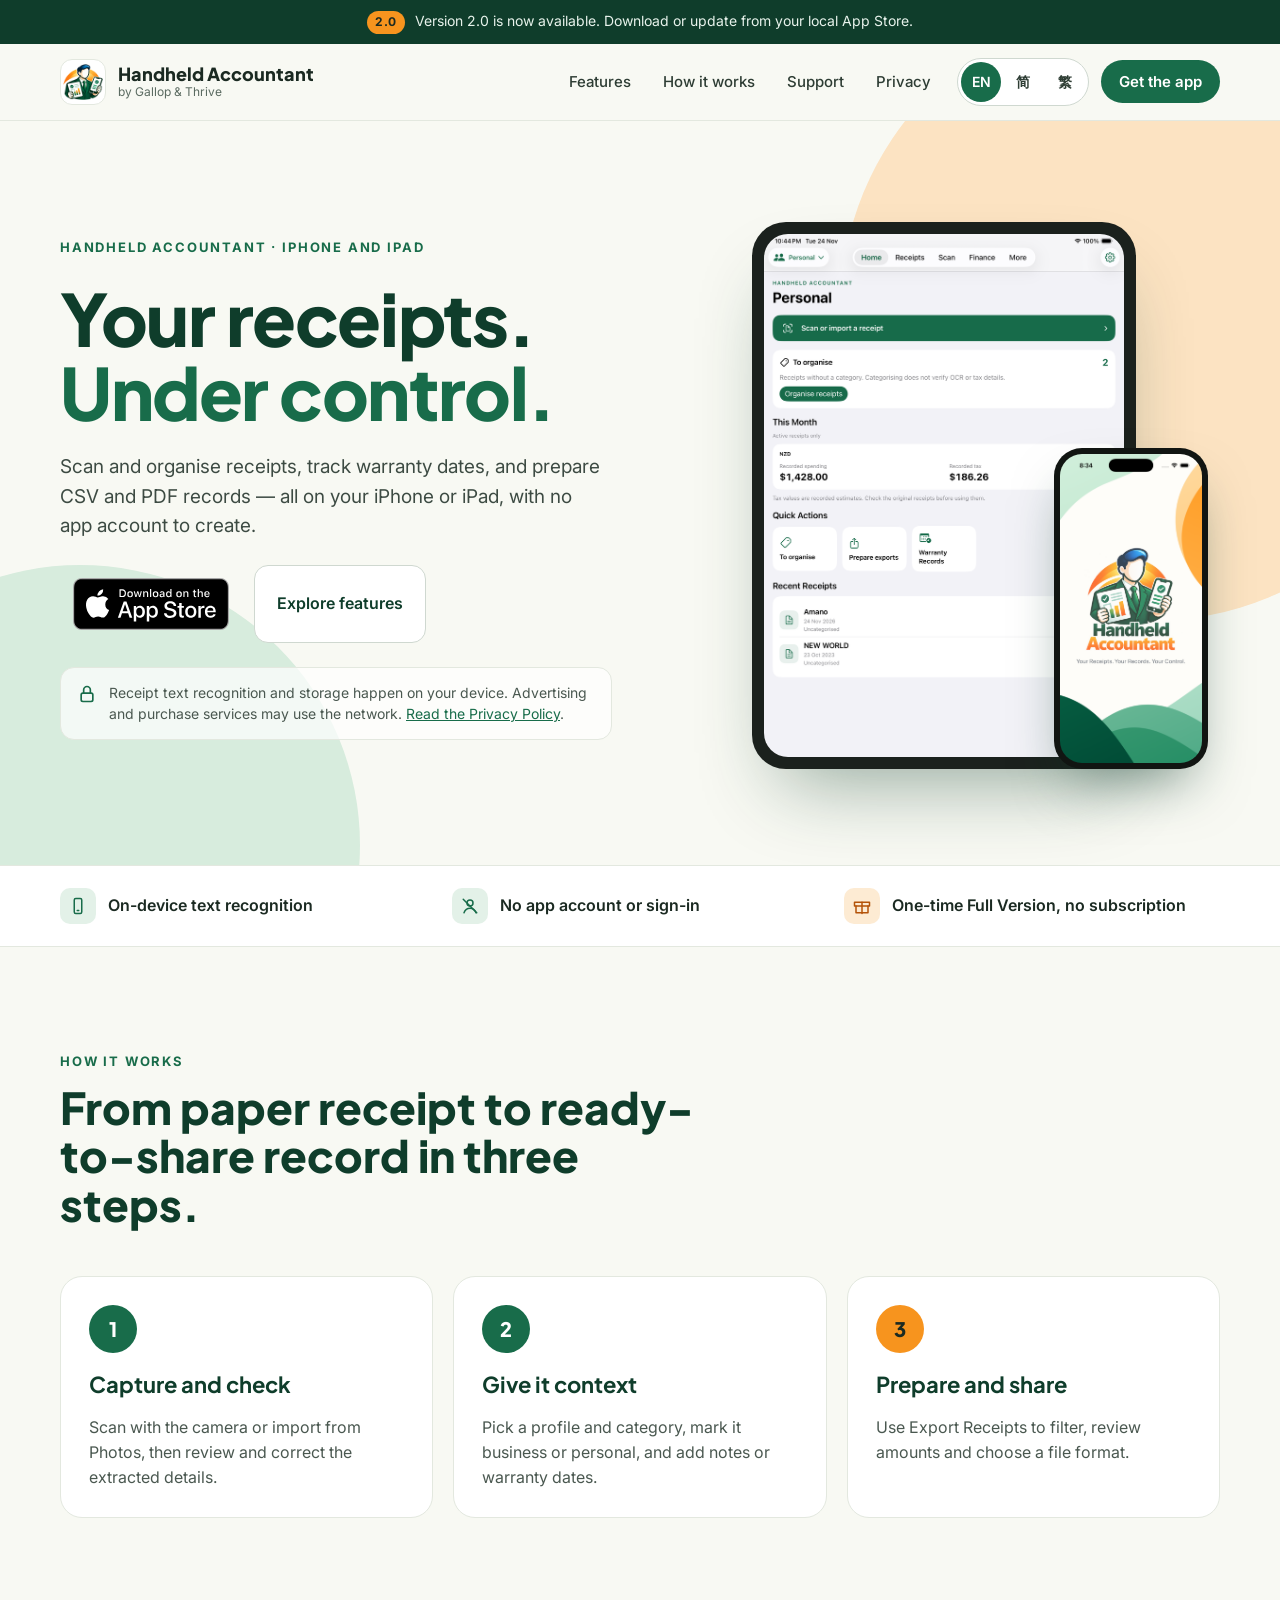
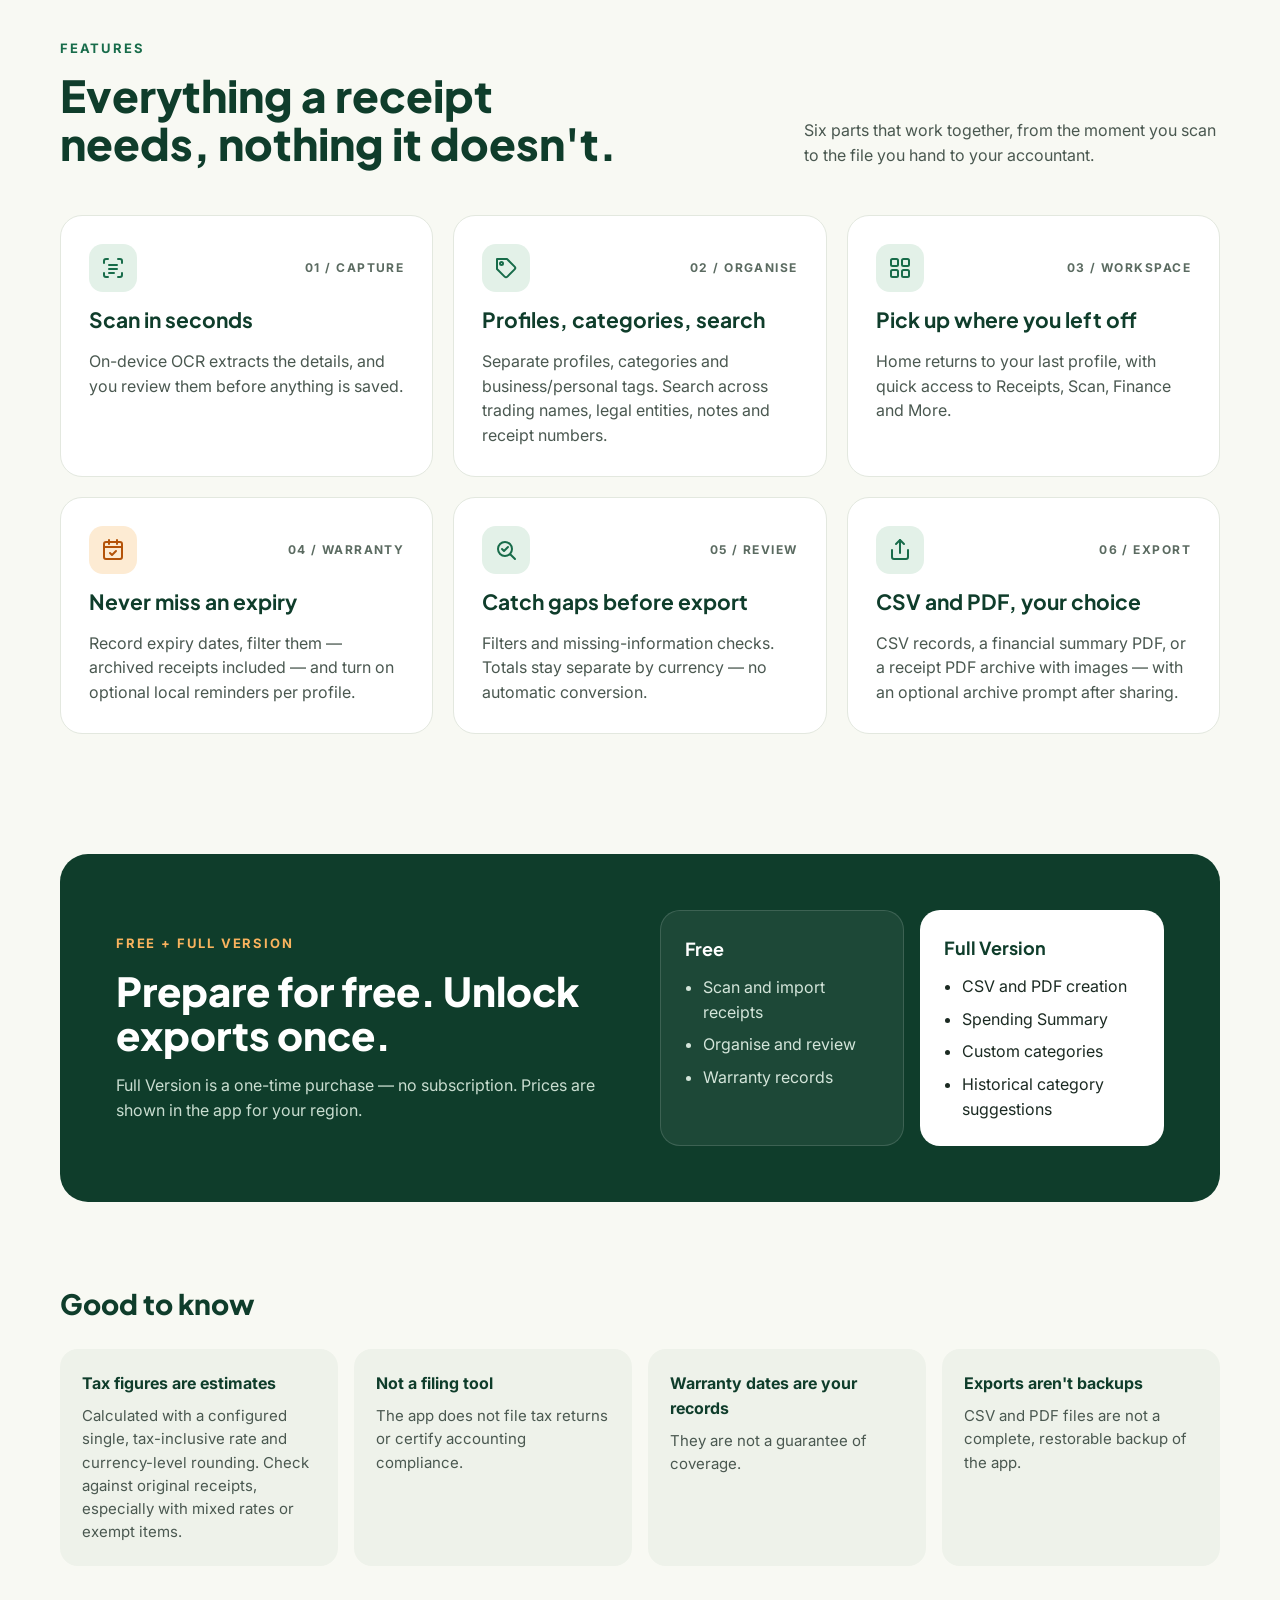
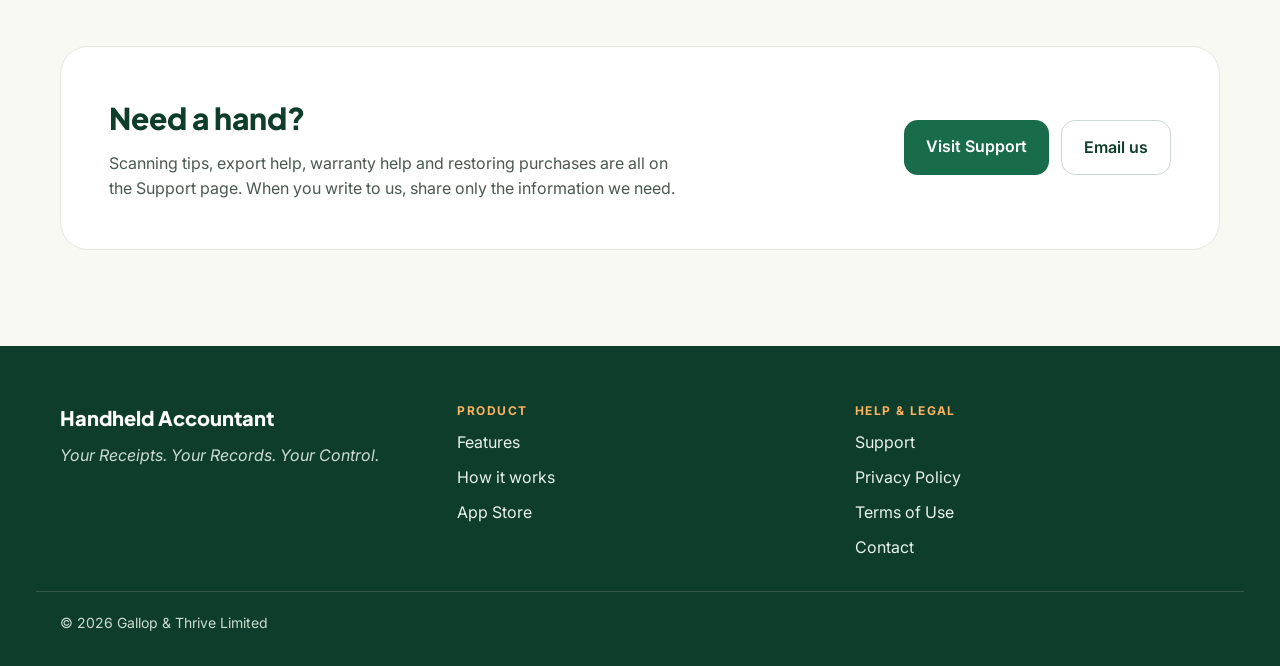
<file: index.html>
<!DOCTYPE html>

<html lang="en">
<head>
<meta charset="utf-8"/>
<title>Handheld Accountant — Home</title>

<link href="https://fonts.googleapis.com" rel="preconnect"/><link href="https://fonts.googleapis.com/css2?family=Inter:wght@400;500;600;700&amp;family=Plus+Jakarta+Sans:wght@600;700;800&amp;display=swap" rel="stylesheet"/><meta content="width=device-width, initial-scale=1" name="viewport"/><meta content="Scan, organise and review receipts on iPhone and iPad. Track warranty records and prepare CSV and PDF exports." name="description"/><meta content="#186C4A" name="theme-color"/><meta content="website" property="og:type"/><meta content="en_NZ" property="og:locale"/><meta content="Handheld Accountant — Home" property="og:title"/><meta content="Scan, organise and review receipts on iPhone and iPad. Track warranty records and prepare CSV and PDF exports." property="og:description"/><meta content="https://gallopnthrive-web.github.io/" property="og:url"/><meta content="https://gallopnthrive-web.github.io/assets/og-image.jpg" property="og:image"/><meta content="1200" property="og:image:width"/><meta content="630" property="og:image:height"/><meta content="summary_large_image" name="twitter:card"/><link href="/css/site.css?v=20261124-3" rel="stylesheet"/><link href="/assets/favicon-32.png" rel="icon" sizes="32x32" type="image/png"/><link href="/assets/apple-touch-icon.png" rel="apple-touch-icon"/><link href="https://gallopnthrive-web.github.io/" rel="canonical"/><link href="https://gallopnthrive-web.github.io/" hreflang="en" rel="alternate"/><link href="https://gallopnthrive-web.github.io/zh-hans/" hreflang="zh-Hans" rel="alternate"/><link href="https://gallopnthrive-web.github.io/zh-hant/" hreflang="zh-Hant" rel="alternate"/><link href="https://gallopnthrive-web.github.io/" hreflang="x-default" rel="alternate"/></head>
<body><a class="skip-link" href="#main">Skip to content</a>


<div class="design-001">
<!-- Version notice -->
<div class="version-notice design-002">
<span class="design-003">2.0</span>Version 2.0 is now available. Download or update from your local App Store.
</div>
<!-- Header -->
<header class="site-header design-004">
<div class="design-005">
<a aria-current="page" class="home-link design-006" href="/">
<span class="design-007"><img alt="" class="design-008" src="/assets/accountant-character-96.png"/></span>
<span class="design-009"><span class="design-010">Handheld Accountant</span><span class="design-011">by Gallop &amp; Thrive</span></span>
</a>
<nav aria-label="Main" class="design-012">
<a class="nav-link design-013" href="#features">Features</a>
<a class="nav-link design-013" href="#workflow">How it works</a>
<a class="nav-link design-013" href="/Handheld-Accountants/support.html">Support</a>
<a class="nav-link design-013" href="/Handheld-Accountants/">Privacy</a>
<div class="lang-switch" role="group" aria-label="Language"><a href="/" hreflang="en" lang="en" title="English" aria-label="English" aria-current="true">EN</a><a href="/zh-hans/" hreflang="zh-Hans" lang="zh-Hans" title="简体中文" aria-label="简体中文">简</a><a href="/zh-hant/" hreflang="zh-Hant" lang="zh-Hant" title="繁體中文" aria-label="繁體中文">繁</a></div>
<a class="nav-link design-014" href="https://apps.apple.com/app/id6785436951">Get the app</a>
</nav>
</div>
</header>
<main id="main">
<!-- Hero -->
<section class="home-hero design-015">
<div aria-hidden="true" class="design-016"></div>
<div aria-hidden="true" class="design-017"></div>
<div class="design-018">
<div class="design-019">
<p class="section-label design-020">Handheld Accountant · iPhone and iPad</p>
<h1 class="design-021">Your receipts.<br/><span class="design-022">Under control.</span></h1>
<p class="design-023">Scan and organise receipts, track warranty dates, and prepare CSV and PDF records — all on your iPhone or iPad, with no app account to create.</p>
<div class="design-024">
<a class="app-store-badge" href="https://apps.apple.com/app/id6785436951"><img alt="Download on the App Store" height="52" src="/assets/app-store-badge.svg"/></a>
<a class="design-025" href="#features">Explore features</a>
</div>
<div class="design-026">
<svg aria-hidden="true" class="design-027" fill="none" height="20" stroke="#186C4A" stroke-linecap="round" stroke-linejoin="round" stroke-width="2" viewbox="0 0 24 24" width="20"><rect height="10" rx="2" width="14" x="5" y="11"></rect><path d="M8 11V7a4 4 0 0 1 8 0v4"></path></svg>
<p class="design-028">Receipt text recognition and storage happen on your device. Advertising and purchase services may use the network. <a href="/Handheld-Accountants/">Read the Privacy Policy</a>.</p>
</div>
</div>
<div class="design-029">
<div class="design-030">
<img alt="Handheld Accountant Home screen on iPad showing the scan button, items to organise and recent receipts" class="design-031" src="/assets/ipad-home-screenshot.png"/>
</div>
<div class="design-032">
<img alt="Handheld Accountant launch screen on iPhone" class="design-033" src="/assets/iphone-home-screenshot.png"/>
</div>
</div>
</div>
</section>
<!-- Trust strip -->
<section aria-label="Highlights" class="design-034">
<div class="design-035">
<div class="design-036"><span class="design-037"><svg aria-hidden="true" fill="none" height="18" stroke="#186C4A" stroke-linecap="round" stroke-linejoin="round" stroke-width="2" viewbox="0 0 24 24" width="18"><rect height="20" rx="2" width="10" x="7" y="2"></rect><path d="M11 18h2"></path></svg></span>On-device text recognition</div>
<div class="design-036"><span class="design-037"><svg aria-hidden="true" fill="none" height="18" stroke="#186C4A" stroke-linecap="round" stroke-linejoin="round" stroke-width="2" viewbox="0 0 24 24" width="18"><circle cx="12" cy="8" r="4"></circle><path d="M4 21c1.5-4 4.5-6 8-6s6.5 2 8 6"></path><path d="M3 3l18 18"></path></svg></span>No app account or sign-in</div>
<div class="design-036"><span class="design-038"><svg aria-hidden="true" fill="none" height="18" stroke="#B45309" stroke-linecap="round" stroke-linejoin="round" stroke-width="2" viewbox="0 0 24 24" width="18"><path d="M20 12v9H4v-9"></path><path d="M2 7h20v5H2z"></path><path d="M12 22V7"></path></svg></span>One-time Full Version, no subscription</div>
</div>
</section>
<!-- How it works -->
<section class="design-039" id="workflow">
<p class="section-label design-040">How it works</p>
<h2 class="design-041">From paper receipt to ready-to-share record in three steps.</h2>
<ol class="design-042">
<li class="design-043">
<span class="design-044">1</span>
<h3 class="design-045">Capture and check</h3>
<p class="design-046">Scan with the camera or import from Photos, then review and correct the extracted details.</p>
</li>
<li class="design-043">
<span class="design-044">2</span>
<h3 class="design-045">Give it context</h3>
<p class="design-046">Pick a profile and category, mark it business or personal, and add notes or warranty dates.</p>
</li>
<li class="design-043">
<span class="design-047">3</span>
<h3 class="design-045">Prepare and share</h3>
<p class="design-046">Use Export Receipts to filter, review amounts and choose a file format.</p>
</li>
</ol>
</section>
<!-- Features -->
<section class="design-048" id="features">
<div class="design-049">
<div>
<p class="section-label design-040">Features</p>
<h2 class="design-050">Everything a receipt needs, nothing it doesn't.</h2>
</div>
<p class="design-051">Six parts that work together, from the moment you scan to the file you hand to your accountant.</p>
</div>
<div class="design-052">
<article class="design-053">
<div class="design-054"><span class="design-055"><svg aria-hidden="true" fill="none" height="24" stroke="#186C4A" stroke-linecap="round" stroke-linejoin="round" stroke-width="2" viewbox="0 0 24 24" width="24"><path d="M3 7V5a2 2 0 0 1 2-2h2"></path><path d="M17 3h2a2 2 0 0 1 2 2v2"></path><path d="M21 17v2a2 2 0 0 1-2 2h-2"></path><path d="M7 21H5a2 2 0 0 1-2-2v-2"></path><path d="M8 9h8M8 13h8M8 17h5"></path></svg></span><span class="design-056">01 / CAPTURE</span></div>
<h3 class="design-057">Scan in seconds</h3>
<p class="design-046">On-device OCR extracts the details, and you review them before anything is saved.</p>
</article>
<article class="design-053">
<div class="design-054"><span class="design-055"><svg aria-hidden="true" fill="none" height="24" stroke="#186C4A" stroke-linecap="round" stroke-linejoin="round" stroke-width="2" viewbox="0 0 24 24" width="24"><path d="M20.6 13.4 13.4 20.6a2 2 0 0 1-2.8 0L3 13V3h10l7.6 7.6a2 2 0 0 1 0 2.8z"></path><circle cx="7.5" cy="7.5" r="1.5"></circle></svg></span><span class="design-056">02 / ORGANISE</span></div>
<h3 class="design-057">Profiles, categories, search</h3>
<p class="design-046">Separate profiles, categories and business/personal tags. Search across trading names, legal entities, notes and receipt numbers.</p>
</article>
<article class="design-053">
<div class="design-054"><span class="design-055"><svg aria-hidden="true" fill="none" height="24" stroke="#186C4A" stroke-linecap="round" stroke-linejoin="round" stroke-width="2" viewbox="0 0 24 24" width="24"><rect height="7" rx="1.5" width="7" x="3" y="3"></rect><rect height="7" rx="1.5" width="7" x="14" y="3"></rect><rect height="7" rx="1.5" width="7" x="3" y="14"></rect><rect height="7" rx="1.5" width="7" x="14" y="14"></rect></svg></span><span class="design-056">03 / WORKSPACE</span></div>
<h3 class="design-057">Pick up where you left off</h3>
<p class="design-046">Home returns to your last profile, with quick access to Receipts, Scan, Finance and More.</p>
</article>
<article class="design-053">
<div class="design-054"><span class="design-058"><svg aria-hidden="true" fill="none" height="24" stroke="#B45309" stroke-linecap="round" stroke-linejoin="round" stroke-width="2" viewbox="0 0 24 24" width="24"><rect height="17" rx="2" width="18" x="3" y="4"></rect><path d="M3 9h18M8 2v4M16 2v4"></path><path d="m9 15 2 2 4-4"></path></svg></span><span class="design-056">04 / WARRANTY</span></div>
<h3 class="design-057">Never miss an expiry</h3>
<p class="design-046">Record expiry dates, filter them — archived receipts included — and turn on optional local reminders per profile.</p>
</article>
<article class="design-053">
<div class="design-054"><span class="design-055"><svg aria-hidden="true" fill="none" height="24" stroke="#186C4A" stroke-linecap="round" stroke-linejoin="round" stroke-width="2" viewbox="0 0 24 24" width="24"><circle cx="11" cy="11" r="7"></circle><path d="m21 21-4.3-4.3"></path><path d="m8 11 2 2 4-4"></path></svg></span><span class="design-056">05 / REVIEW</span></div>
<h3 class="design-057">Catch gaps before export</h3>
<p class="design-046">Filters and missing-information checks. Totals stay separate by currency — no automatic conversion.</p>
</article>
<article class="design-053">
<div class="design-054"><span class="design-055"><svg aria-hidden="true" fill="none" height="24" stroke="#186C4A" stroke-linecap="round" stroke-linejoin="round" stroke-width="2" viewbox="0 0 24 24" width="24"><path d="M4 12v7a2 2 0 0 0 2 2h12a2 2 0 0 0 2-2v-7"></path><path d="m16 6-4-4-4 4"></path><path d="M12 2v13"></path></svg></span><span class="design-056">06 / EXPORT</span></div>
<h3 class="design-057">CSV and PDF, your choice</h3>
<p class="design-046">CSV records, a financial summary PDF, or a receipt PDF archive with images — with an optional archive prompt after sharing.</p>
</article>
</div>
</section>
<!-- Full Version -->
<section class="design-059">
<div class="design-060">
<div class="design-061">
<p class="section-label design-062">Free + Full Version</p>
<h2 class="design-063">Prepare for free. Unlock exports once.</h2>
<p class="design-064">Full Version is a one-time purchase — no subscription. Prices are shown in the app for your region.</p>
</div>
<div class="design-065">
<div class="design-066">
<h3 class="design-067">Free</h3>
<ul class="design-068"><li>Scan and import receipts</li><li>Organise and review</li><li>Warranty records</li></ul>
</div>
<div class="design-069">
<h3 class="design-070">Full Version</h3>
<ul class="design-071"><li>CSV and PDF creation</li><li>Spending Summary</li><li>Custom categories</li><li>Historical category suggestions</li></ul>
</div>
</div>
</div>
</section>
<!-- Good to know -->
<section class="design-072">
<h2 class="design-073">Good to know</h2>
<div class="design-074">
<div class="design-075"><h3 class="design-076">Tax figures are estimates</h3><p class="design-077">Calculated with a configured single, tax-inclusive rate and currency-level rounding. Check against original receipts, especially with mixed rates or exempt items.</p></div>
<div class="design-075"><h3 class="design-076">Not a filing tool</h3><p class="design-077">The app does not file tax returns or certify accounting compliance.</p></div>
<div class="design-075"><h3 class="design-076">Warranty dates are your records</h3><p class="design-077">They are not a guarantee of coverage.</p></div>
<div class="design-075"><h3 class="design-076">Exports aren't backups</h3><p class="design-077">CSV and PDF files are not a complete, restorable backup of the app.</p></div>
</div>
</section>
<!-- Support CTA -->
<section class="design-078">
<div class="design-079">
<div class="design-080">
<h2 class="design-081">Need a hand?</h2>
<p class="design-046">Scanning tips, export help, warranty help and restoring purchases are all on the Support page. When you write to us, share only the information we need.</p>
</div>
<div class="design-024">
<a class="design-082" href="/Handheld-Accountants/support.html">Visit Support</a>
<a class="design-083" href="mailto:gallopnthrive@gmail.com?subject=Handheld%20Accountant%20Support">Email us</a>
</div>
</div>
</section>
</main>
<!-- Footer -->
<footer class="site-footer design-084">
<div class="design-085">
<div class="design-086">
<span class="design-087">Handheld Accountant</span>
<span class="design-088">Your Receipts. Your Records. Your Control.</span>
</div>
<nav aria-label="Footer" class="design-086">
<span class="design-089">PRODUCT</span>
<a class="design-090" href="#features">Features</a>
<a class="design-090" href="#workflow">How it works</a>
<a class="design-090" href="https://apps.apple.com/app/id6785436951">App Store</a>
</nav>
<nav aria-label="Help and legal" class="design-086">
<span class="design-089">HELP &amp; LEGAL</span>
<a class="design-090" href="/Handheld-Accountants/support.html">Support</a>
<a class="design-090" href="/Handheld-Accountants/">Privacy Policy</a>
<a class="design-090" href="https://www.apple.com/legal/internet-services/itunes/dev/stdeula/">Terms of Use</a>
<a class="design-090" href="mailto:gallopnthrive@gmail.com">Contact</a>
</nav>
</div>
<div class="design-091">© 2026 Gallop &amp; Thrive Limited</div>
</footer>
</div>


</body>
</html>
</file>
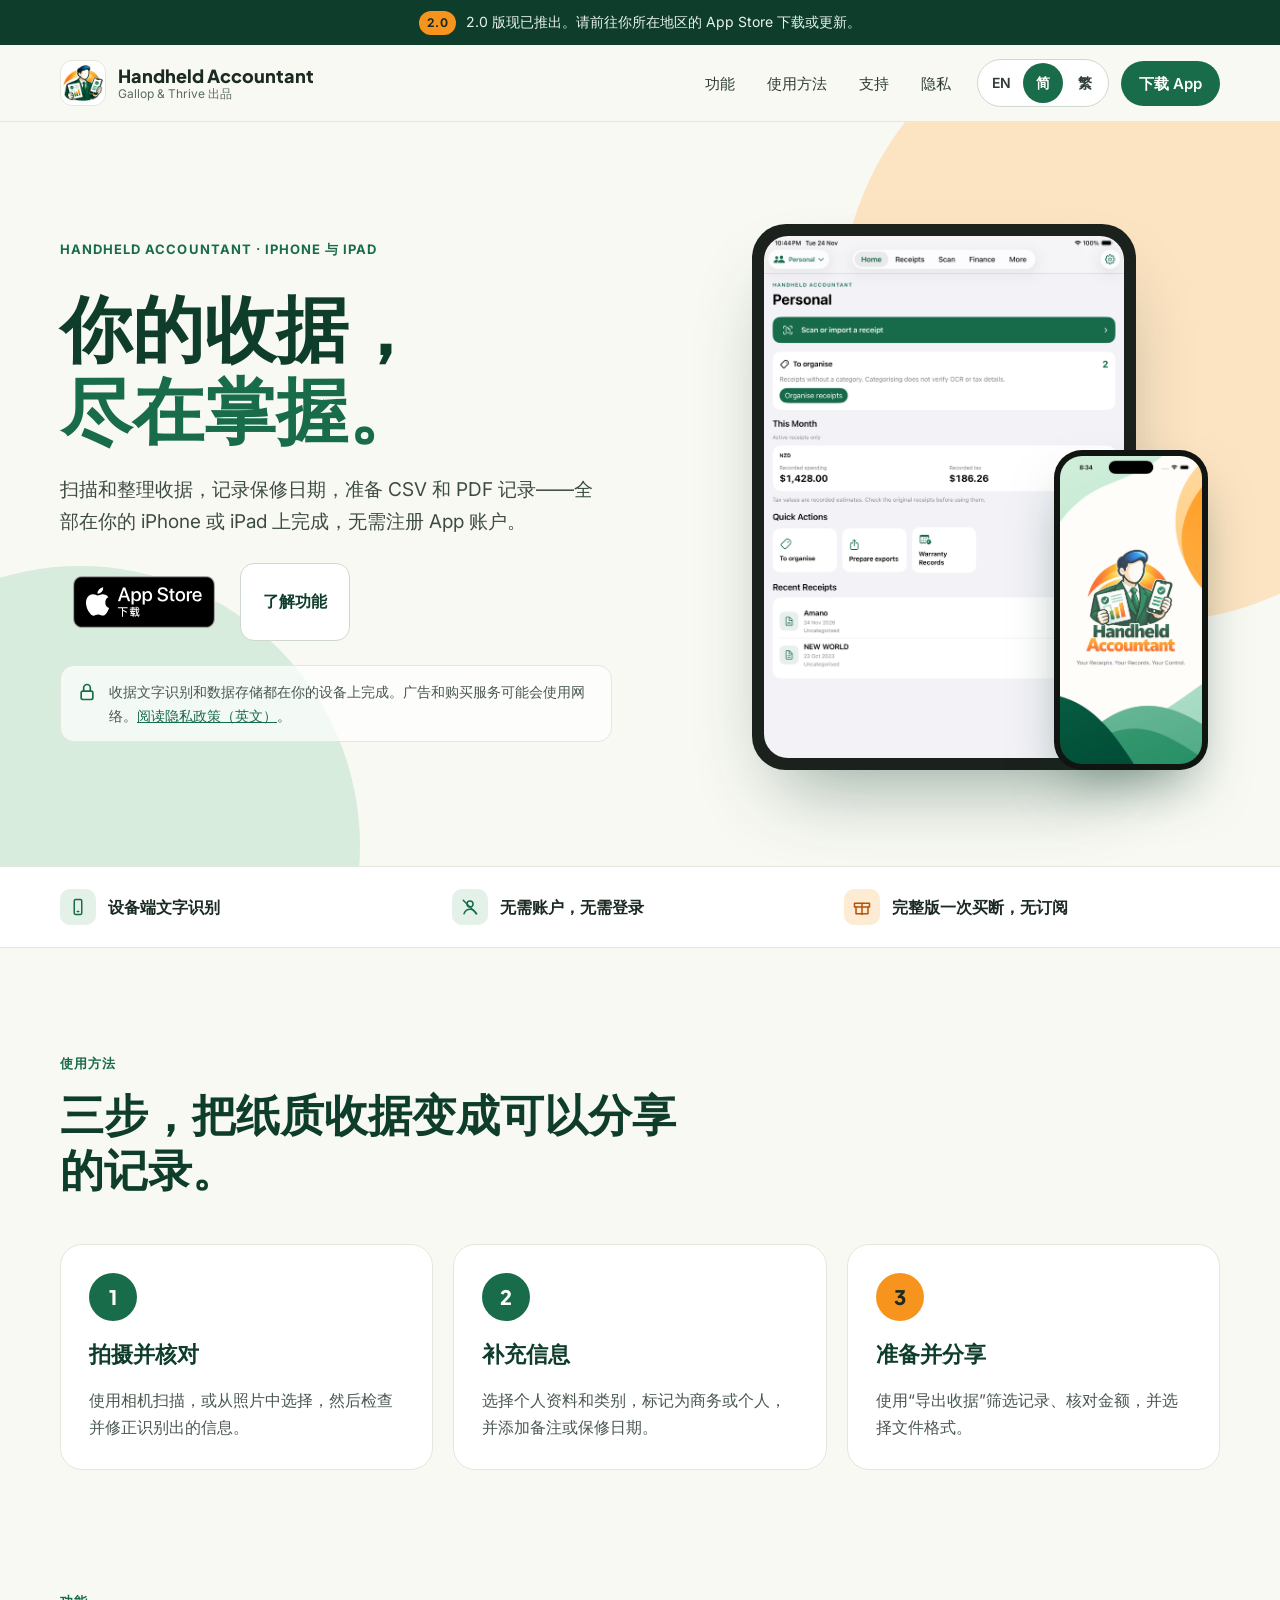
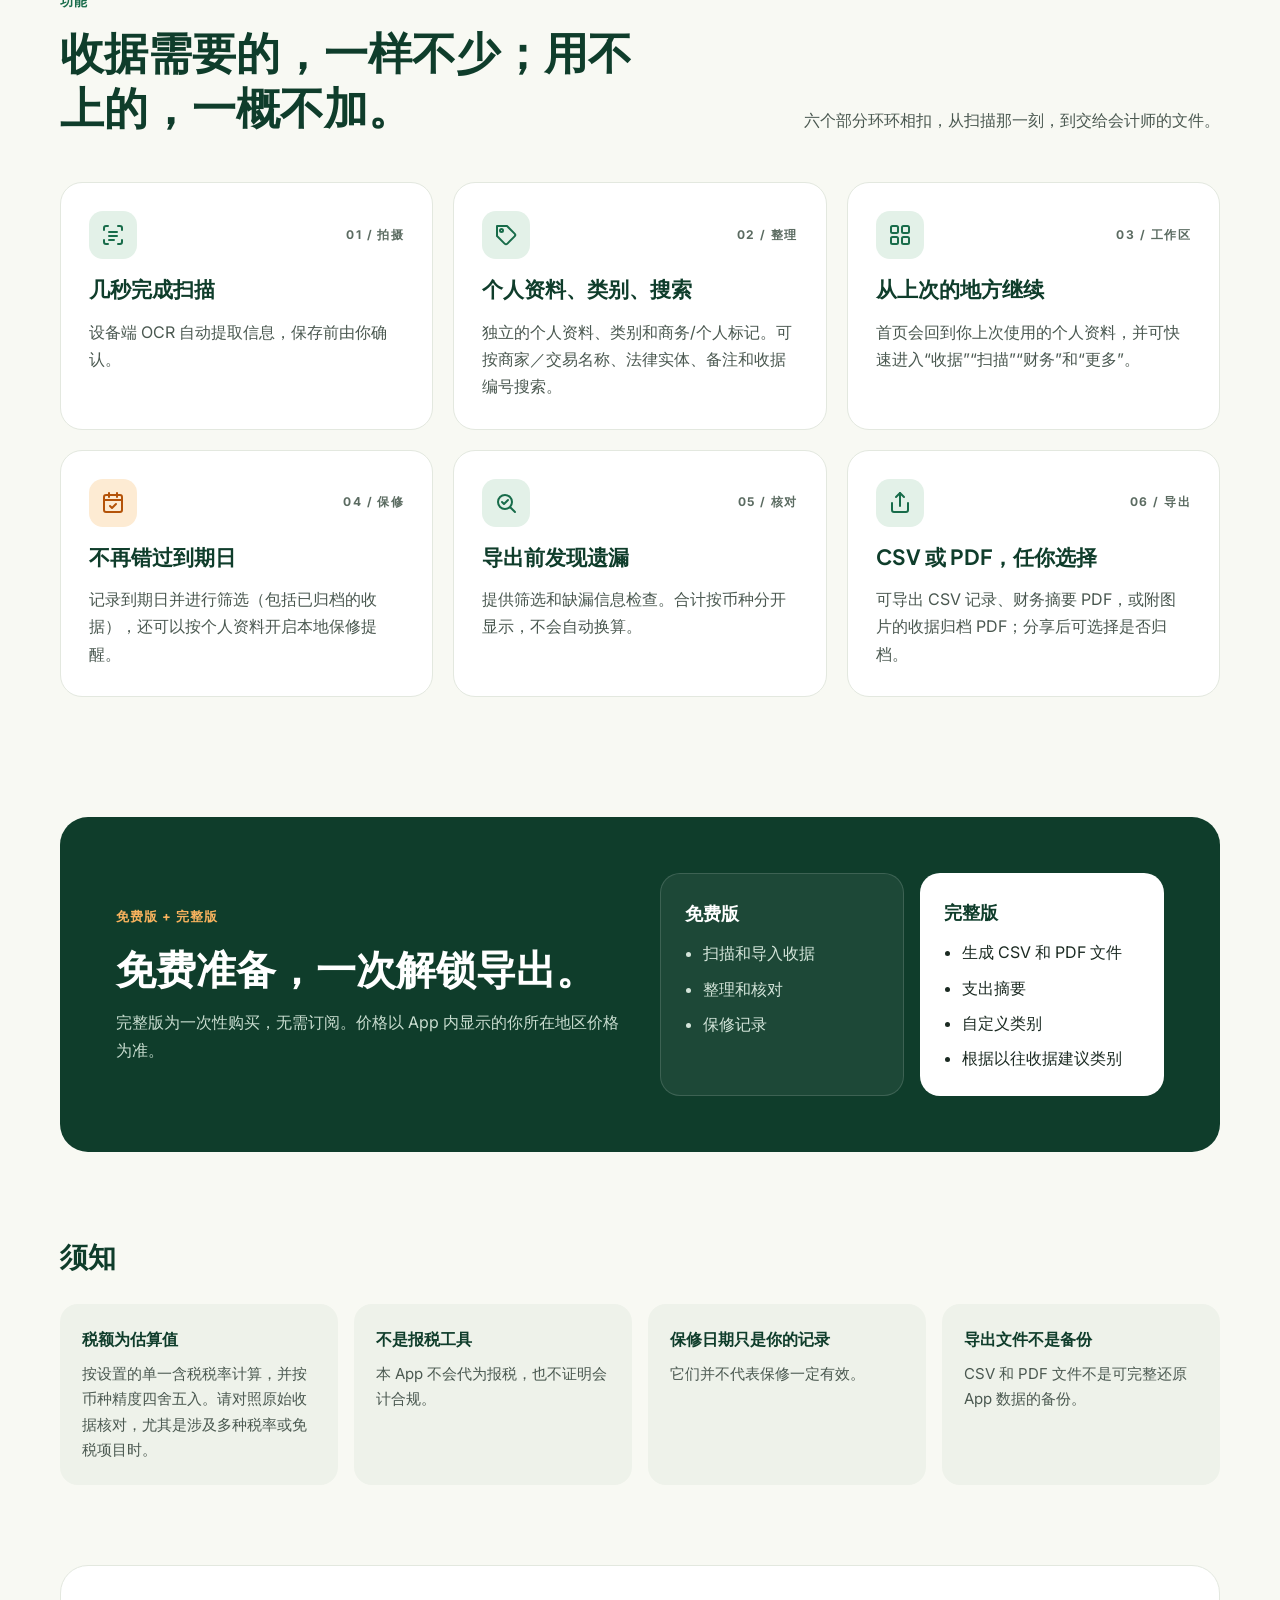
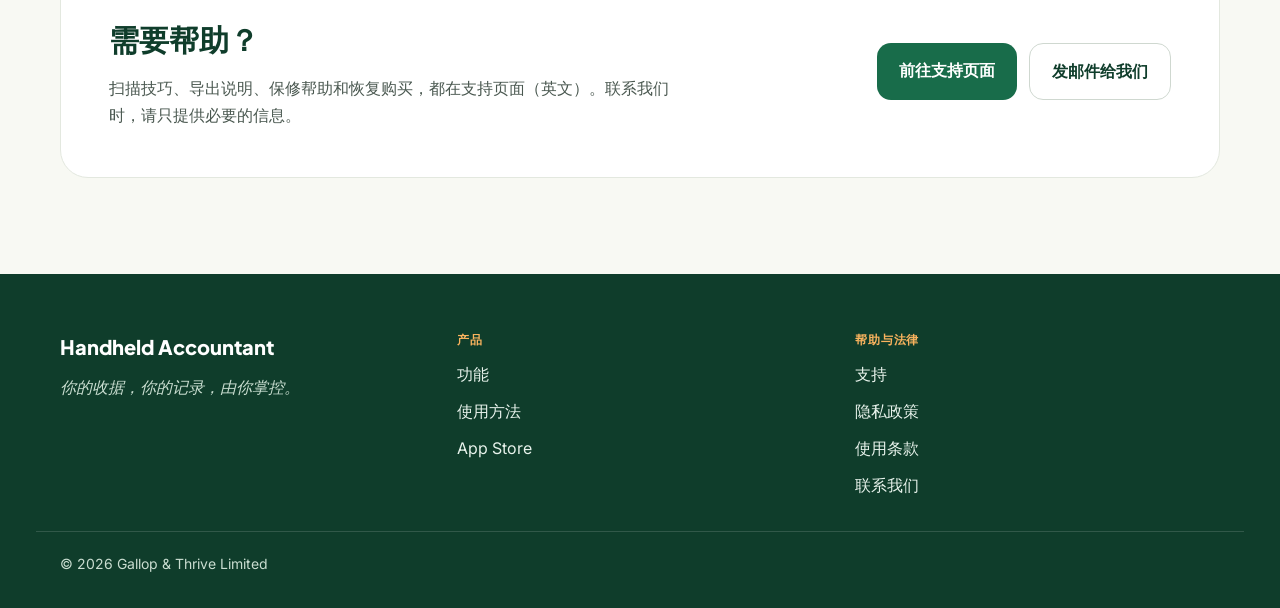
<file: zh-hans/index.html>
<!DOCTYPE html>

<html lang="zh-Hans">
<head>
<meta charset="utf-8"/>
<title>Handheld Accountant — 首页</title>

<link href="https://fonts.googleapis.com" rel="preconnect"/><link href="https://fonts.googleapis.com/css2?family=Inter:wght@400;500;600;700&amp;family=Plus+Jakarta+Sans:wght@600;700;800&amp;display=swap" rel="stylesheet"/><meta content="width=device-width, initial-scale=1" name="viewport"/><meta content="在 iPhone 和 iPad 上扫描、整理和核对收据，记录保修日期，并准备 CSV 和 PDF 导出文件。" name="description"/><meta content="#186C4A" name="theme-color"/><meta content="website" property="og:type"/><meta content="zh_CN" property="og:locale"/><meta content="Handheld Accountant — 首页" property="og:title"/><meta content="在 iPhone 和 iPad 上扫描、整理和核对收据，记录保修日期，并准备 CSV 和 PDF 导出文件。" property="og:description"/><meta content="https://gallopnthrive-web.github.io/zh-hans/" property="og:url"/><meta content="https://gallopnthrive-web.github.io/assets/og-image.jpg" property="og:image"/><meta content="1200" property="og:image:width"/><meta content="630" property="og:image:height"/><meta content="summary_large_image" name="twitter:card"/><link href="/css/site.css?v=20261124-3" rel="stylesheet"/><link href="/assets/favicon-32.png" rel="icon" sizes="32x32" type="image/png"/><link href="/assets/apple-touch-icon.png" rel="apple-touch-icon"/><link href="https://gallopnthrive-web.github.io/zh-hans/" rel="canonical"/><link href="https://gallopnthrive-web.github.io/" hreflang="en" rel="alternate"/><link href="https://gallopnthrive-web.github.io/zh-hans/" hreflang="zh-Hans" rel="alternate"/><link href="https://gallopnthrive-web.github.io/zh-hant/" hreflang="zh-Hant" rel="alternate"/><link href="https://gallopnthrive-web.github.io/" hreflang="x-default" rel="alternate"/></head>
<body><a class="skip-link" href="#main">跳到主要内容</a>


<div class="design-001">
<!-- Version notice -->
<div class="version-notice design-002">
<span class="design-003">2.0</span>2.0 版现已推出。请前往你所在地区的 App Store 下载或更新。
</div>
<!-- Header -->
<header class="site-header design-004">
<div class="design-005">
<a aria-current="page" class="home-link design-006" href="/zh-hans/">
<span class="design-007"><img alt="" class="design-008" src="/assets/accountant-character-96.png"/></span>
<span class="design-009"><span class="design-010">Handheld Accountant</span><span class="design-011">Gallop &amp; Thrive 出品</span></span>
</a>
<nav aria-label="主导航" class="design-012">
<a class="nav-link design-013" href="#features">功能</a>
<a class="nav-link design-013" href="#workflow">使用方法</a>
<a class="nav-link design-013" href="/Handheld-Accountants/support.html" hreflang="en">支持</a>
<a class="nav-link design-013" href="/Handheld-Accountants/" hreflang="en">隐私</a>
<div class="lang-switch" role="group" aria-label="语言"><a href="/" hreflang="en" lang="en" title="English" aria-label="English">EN</a><a href="/zh-hans/" hreflang="zh-Hans" lang="zh-Hans" title="简体中文" aria-label="简体中文" aria-current="true">简</a><a href="/zh-hant/" hreflang="zh-Hant" lang="zh-Hant" title="繁體中文" aria-label="繁體中文">繁</a></div>
<a class="nav-link design-014" href="https://apps.apple.com/app/id6785436951">下载 App</a>
</nav>
</div>
</header>
<main id="main">
<!-- Hero -->
<section class="home-hero design-015">
<div aria-hidden="true" class="design-016"></div>
<div aria-hidden="true" class="design-017"></div>
<div class="design-018">
<div class="design-019">
<p class="section-label design-020">Handheld Accountant · iPhone 与 iPad</p>
<h1 class="design-021">你的收据，<br/><span class="design-022">尽在掌握。</span></h1>
<p class="design-023">扫描和整理收据，记录保修日期，准备 CSV 和 PDF 记录——全部在你的 iPhone 或 iPad 上完成，无需注册 App 账户。</p>
<div class="design-024">
<a class="app-store-badge" href="https://apps.apple.com/app/id6785436951"><img alt="在 App Store 下载" height="52" src="/assets/app-store-badge-zh-hans.svg"/></a>
<a class="design-025" href="#features">了解功能</a>
</div>
<div class="design-026">
<svg aria-hidden="true" class="design-027" fill="none" height="20" stroke="#186C4A" stroke-linecap="round" stroke-linejoin="round" stroke-width="2" viewbox="0 0 24 24" width="20"><rect height="10" rx="2" width="14" x="5" y="11"></rect><path d="M8 11V7a4 4 0 0 1 8 0v4"></path></svg>
<p class="design-028">收据文字识别和数据存储都在你的设备上完成。广告和购买服务可能会使用网络。<a href="/Handheld-Accountants/" hreflang="en">阅读隐私政策（英文）</a>。</p>
</div>
</div>
<div class="design-029">
<div class="design-030">
<img alt="iPad 上的 Handheld Accountant 首页，显示扫描按钮、待整理项目和最近的收据" class="design-031" src="/assets/ipad-home-screenshot.png"/>
</div>
<div class="design-032">
<img alt="iPhone 上的 Handheld Accountant 启动画面" class="design-033" src="/assets/iphone-home-screenshot.png"/>
</div>
</div>
</div>
</section>
<!-- Trust strip -->
<section aria-label="亮点" class="design-034">
<div class="design-035">
<div class="design-036"><span class="design-037"><svg aria-hidden="true" fill="none" height="18" stroke="#186C4A" stroke-linecap="round" stroke-linejoin="round" stroke-width="2" viewbox="0 0 24 24" width="18"><rect height="20" rx="2" width="10" x="7" y="2"></rect><path d="M11 18h2"></path></svg></span>设备端文字识别</div>
<div class="design-036"><span class="design-037"><svg aria-hidden="true" fill="none" height="18" stroke="#186C4A" stroke-linecap="round" stroke-linejoin="round" stroke-width="2" viewbox="0 0 24 24" width="18"><circle cx="12" cy="8" r="4"></circle><path d="M4 21c1.5-4 4.5-6 8-6s6.5 2 8 6"></path><path d="M3 3l18 18"></path></svg></span>无需账户，无需登录</div>
<div class="design-036"><span class="design-038"><svg aria-hidden="true" fill="none" height="18" stroke="#B45309" stroke-linecap="round" stroke-linejoin="round" stroke-width="2" viewbox="0 0 24 24" width="18"><path d="M20 12v9H4v-9"></path><path d="M2 7h20v5H2z"></path><path d="M12 22V7"></path></svg></span>完整版一次买断，无订阅</div>
</div>
</section>
<!-- How it works -->
<section class="design-039" id="workflow">
<p class="section-label design-040">使用方法</p>
<h2 class="design-041">三步，把纸质收据变成可以分享的记录。</h2>
<ol class="design-042">
<li class="design-043">
<span class="design-044">1</span>
<h3 class="design-045">拍摄并核对</h3>
<p class="design-046">使用相机扫描，或从照片中选择，然后检查并修正识别出的信息。</p>
</li>
<li class="design-043">
<span class="design-044">2</span>
<h3 class="design-045">补充信息</h3>
<p class="design-046">选择个人资料和类别，标记为商务或个人，并添加备注或保修日期。</p>
</li>
<li class="design-043">
<span class="design-047">3</span>
<h3 class="design-045">准备并分享</h3>
<p class="design-046">使用“导出收据”筛选记录、核对金额，并选择文件格式。</p>
</li>
</ol>
</section>
<!-- Features -->
<section class="design-048" id="features">
<div class="design-049">
<div>
<p class="section-label design-040">功能</p>
<h2 class="design-050">收据需要的，一样不少；用不上的，一概不加。</h2>
</div>
<p class="design-051">六个部分环环相扣，从扫描那一刻，到交给会计师的文件。</p>
</div>
<div class="design-052">
<article class="design-053">
<div class="design-054"><span class="design-055"><svg aria-hidden="true" fill="none" height="24" stroke="#186C4A" stroke-linecap="round" stroke-linejoin="round" stroke-width="2" viewbox="0 0 24 24" width="24"><path d="M3 7V5a2 2 0 0 1 2-2h2"></path><path d="M17 3h2a2 2 0 0 1 2 2v2"></path><path d="M21 17v2a2 2 0 0 1-2 2h-2"></path><path d="M7 21H5a2 2 0 0 1-2-2v-2"></path><path d="M8 9h8M8 13h8M8 17h5"></path></svg></span><span class="design-056">01 / 拍摄</span></div>
<h3 class="design-057">几秒完成扫描</h3>
<p class="design-046">设备端 OCR 自动提取信息，保存前由你确认。</p>
</article>
<article class="design-053">
<div class="design-054"><span class="design-055"><svg aria-hidden="true" fill="none" height="24" stroke="#186C4A" stroke-linecap="round" stroke-linejoin="round" stroke-width="2" viewbox="0 0 24 24" width="24"><path d="M20.6 13.4 13.4 20.6a2 2 0 0 1-2.8 0L3 13V3h10l7.6 7.6a2 2 0 0 1 0 2.8z"></path><circle cx="7.5" cy="7.5" r="1.5"></circle></svg></span><span class="design-056">02 / 整理</span></div>
<h3 class="design-057">个人资料、类别、搜索</h3>
<p class="design-046">独立的个人资料、类别和商务/个人标记。可按商家／交易名称、法律实体、备注和收据编号搜索。</p>
</article>
<article class="design-053">
<div class="design-054"><span class="design-055"><svg aria-hidden="true" fill="none" height="24" stroke="#186C4A" stroke-linecap="round" stroke-linejoin="round" stroke-width="2" viewbox="0 0 24 24" width="24"><rect height="7" rx="1.5" width="7" x="3" y="3"></rect><rect height="7" rx="1.5" width="7" x="14" y="3"></rect><rect height="7" rx="1.5" width="7" x="3" y="14"></rect><rect height="7" rx="1.5" width="7" x="14" y="14"></rect></svg></span><span class="design-056">03 / 工作区</span></div>
<h3 class="design-057">从上次的地方继续</h3>
<p class="design-046">首页会回到你上次使用的个人资料，并可快速进入“收据”“扫描”“财务”和“更多”。</p>
</article>
<article class="design-053">
<div class="design-054"><span class="design-058"><svg aria-hidden="true" fill="none" height="24" stroke="#B45309" stroke-linecap="round" stroke-linejoin="round" stroke-width="2" viewbox="0 0 24 24" width="24"><rect height="17" rx="2" width="18" x="3" y="4"></rect><path d="M3 9h18M8 2v4M16 2v4"></path><path d="m9 15 2 2 4-4"></path></svg></span><span class="design-056">04 / 保修</span></div>
<h3 class="design-057">不再错过到期日</h3>
<p class="design-046">记录到期日并进行筛选（包括已归档的收据），还可以按个人资料开启本地保修提醒。</p>
</article>
<article class="design-053">
<div class="design-054"><span class="design-055"><svg aria-hidden="true" fill="none" height="24" stroke="#186C4A" stroke-linecap="round" stroke-linejoin="round" stroke-width="2" viewbox="0 0 24 24" width="24"><circle cx="11" cy="11" r="7"></circle><path d="m21 21-4.3-4.3"></path><path d="m8 11 2 2 4-4"></path></svg></span><span class="design-056">05 / 核对</span></div>
<h3 class="design-057">导出前发现遗漏</h3>
<p class="design-046">提供筛选和缺漏信息检查。合计按币种分开显示，不会自动换算。</p>
</article>
<article class="design-053">
<div class="design-054"><span class="design-055"><svg aria-hidden="true" fill="none" height="24" stroke="#186C4A" stroke-linecap="round" stroke-linejoin="round" stroke-width="2" viewbox="0 0 24 24" width="24"><path d="M4 12v7a2 2 0 0 0 2 2h12a2 2 0 0 0 2-2v-7"></path><path d="m16 6-4-4-4 4"></path><path d="M12 2v13"></path></svg></span><span class="design-056">06 / 导出</span></div>
<h3 class="design-057">CSV 或 PDF，任你选择</h3>
<p class="design-046">可导出 CSV 记录、财务摘要 PDF，或附图片的收据归档 PDF；分享后可选择是否归档。</p>
</article>
</div>
</section>
<!-- Full Version -->
<section class="design-059">
<div class="design-060">
<div class="design-061">
<p class="section-label design-062">免费版 + 完整版</p>
<h2 class="design-063">免费准备，一次解锁导出。</h2>
<p class="design-064">完整版为一次性购买，无需订阅。价格以 App 内显示的你所在地区价格为准。</p>
</div>
<div class="design-065">
<div class="design-066">
<h3 class="design-067">免费版</h3>
<ul class="design-068"><li>扫描和导入收据</li><li>整理和核对</li><li>保修记录</li></ul>
</div>
<div class="design-069">
<h3 class="design-070">完整版</h3>
<ul class="design-071"><li>生成 CSV 和 PDF 文件</li><li>支出摘要</li><li>自定义类别</li><li>根据以往收据建议类别</li></ul>
</div>
</div>
</div>
</section>
<!-- Good to know -->
<section class="design-072">
<h2 class="design-073">须知</h2>
<div class="design-074">
<div class="design-075"><h3 class="design-076">税额为估算值</h3><p class="design-077">按设置的单一含税税率计算，并按币种精度四舍五入。请对照原始收据核对，尤其是涉及多种税率或免税项目时。</p></div>
<div class="design-075"><h3 class="design-076">不是报税工具</h3><p class="design-077">本 App 不会代为报税，也不证明会计合规。</p></div>
<div class="design-075"><h3 class="design-076">保修日期只是你的记录</h3><p class="design-077">它们并不代表保修一定有效。</p></div>
<div class="design-075"><h3 class="design-076">导出文件不是备份</h3><p class="design-077">CSV 和 PDF 文件不是可完整还原 App 数据的备份。</p></div>
</div>
</section>
<!-- Support CTA -->
<section class="design-078">
<div class="design-079">
<div class="design-080">
<h2 class="design-081">需要帮助？</h2>
<p class="design-046">扫描技巧、导出说明、保修帮助和恢复购买，都在支持页面（英文）。联系我们时，请只提供必要的信息。</p>
</div>
<div class="design-024">
<a class="design-082" href="/Handheld-Accountants/support.html" hreflang="en">前往支持页面</a>
<a class="design-083" href="mailto:gallopnthrive@gmail.com?subject=Handheld%20Accountant%20Support">发邮件给我们</a>
</div>
</div>
</section>
</main>
<!-- Footer -->
<footer class="site-footer design-084">
<div class="design-085">
<div class="design-086">
<span class="design-087">Handheld Accountant</span>
<span class="design-088">你的收据，你的记录，由你掌控。</span>
</div>
<nav aria-label="页脚" class="design-086">
<span class="design-089">产品</span>
<a class="design-090" href="#features">功能</a>
<a class="design-090" href="#workflow">使用方法</a>
<a class="design-090" href="https://apps.apple.com/app/id6785436951">App Store</a>
</nav>
<nav aria-label="帮助与法律" class="design-086">
<span class="design-089">帮助与法律</span>
<a class="design-090" href="/Handheld-Accountants/support.html" hreflang="en">支持</a>
<a class="design-090" href="/Handheld-Accountants/" hreflang="en">隐私政策</a>
<a class="design-090" href="https://www.apple.com/legal/internet-services/itunes/dev/stdeula/">使用条款</a>
<a class="design-090" href="mailto:gallopnthrive@gmail.com">联系我们</a>
</nav>
</div>
<div class="design-091">© 2026 Gallop &amp; Thrive Limited</div>
</footer>
</div>


</body>
</html>
</file>
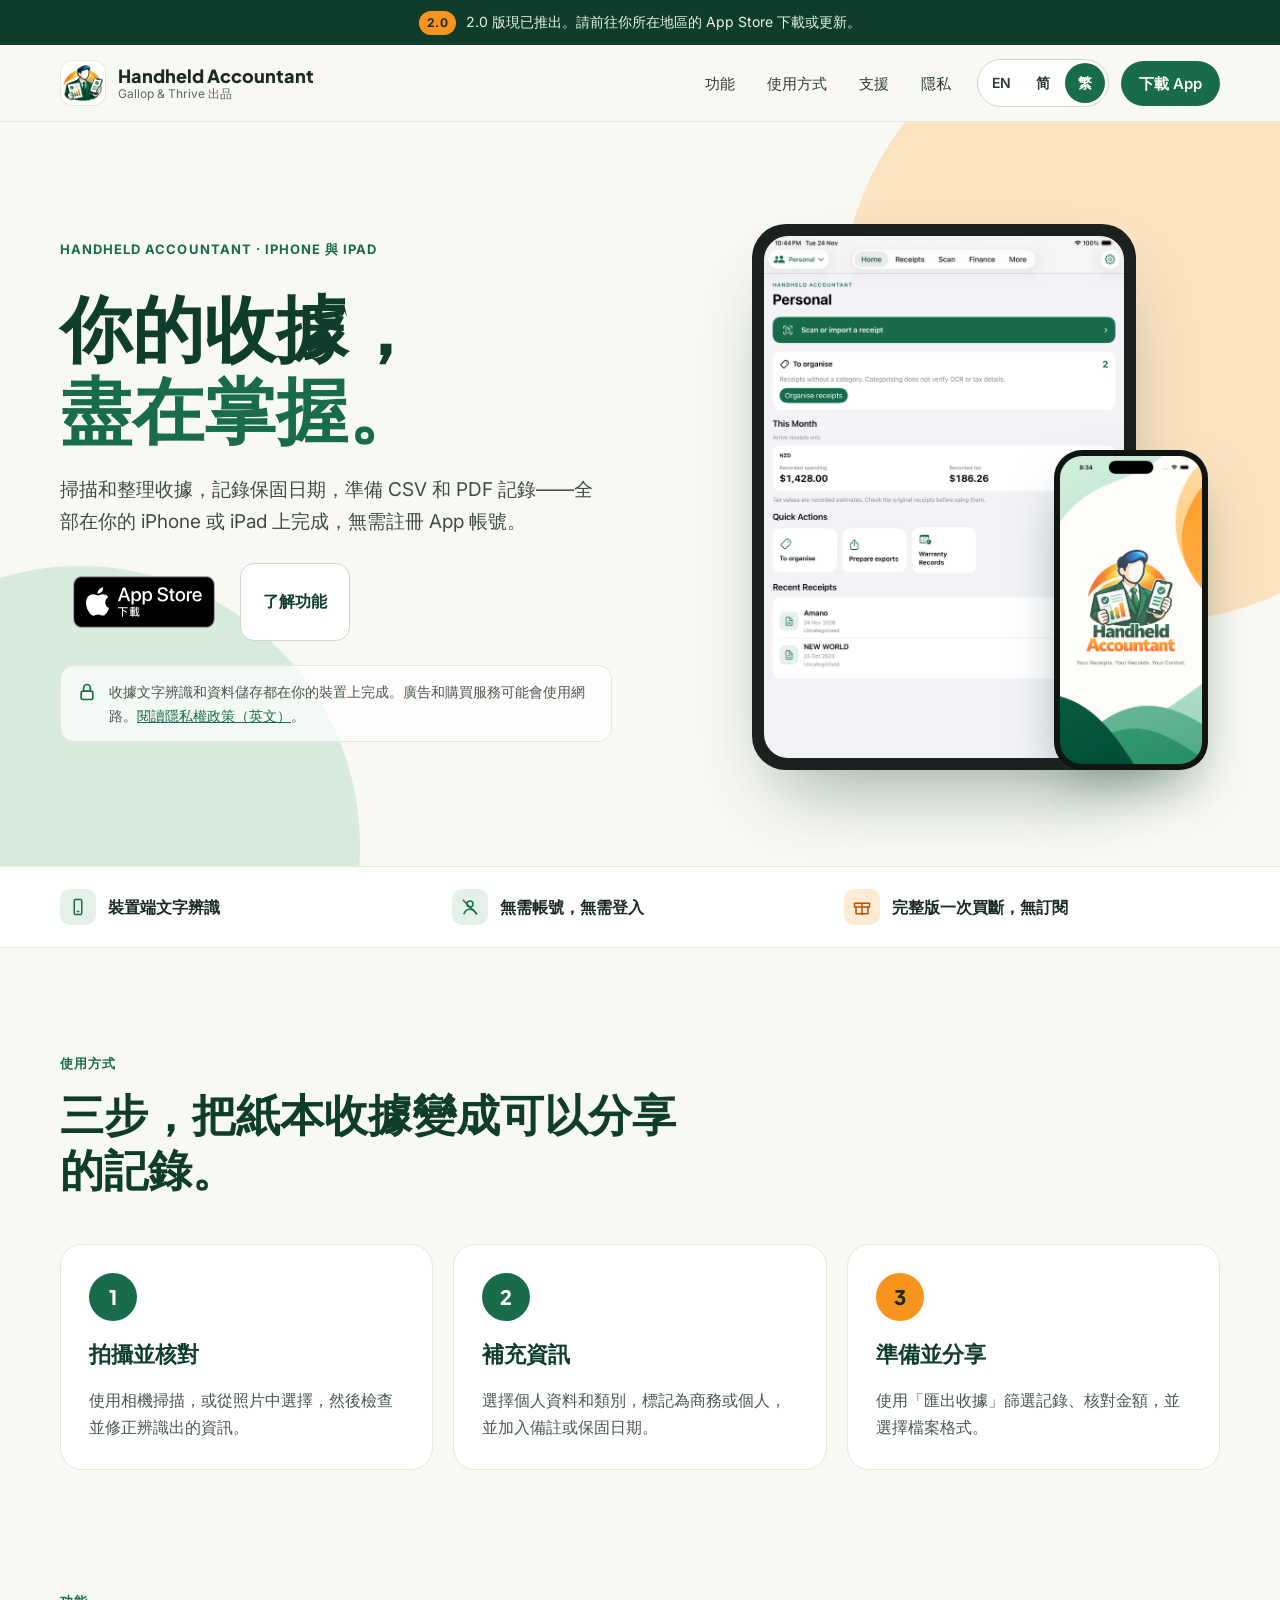
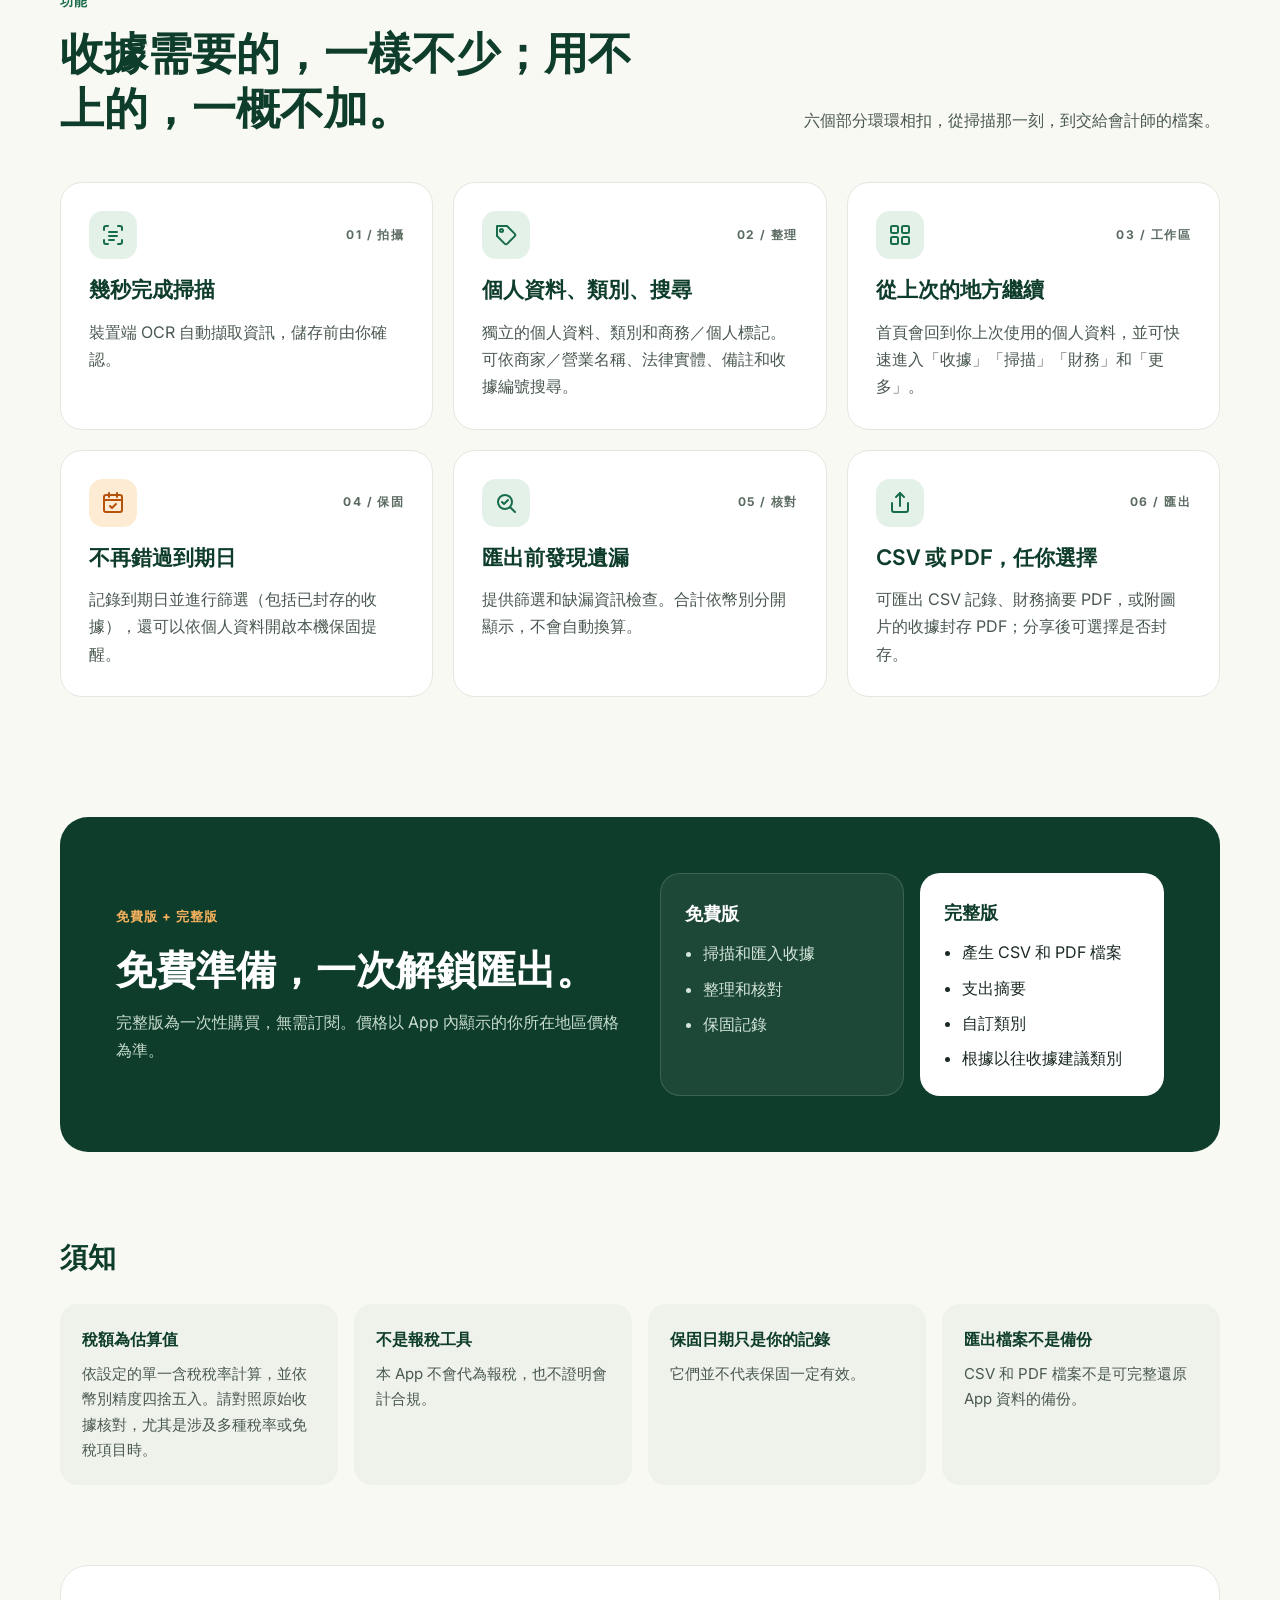
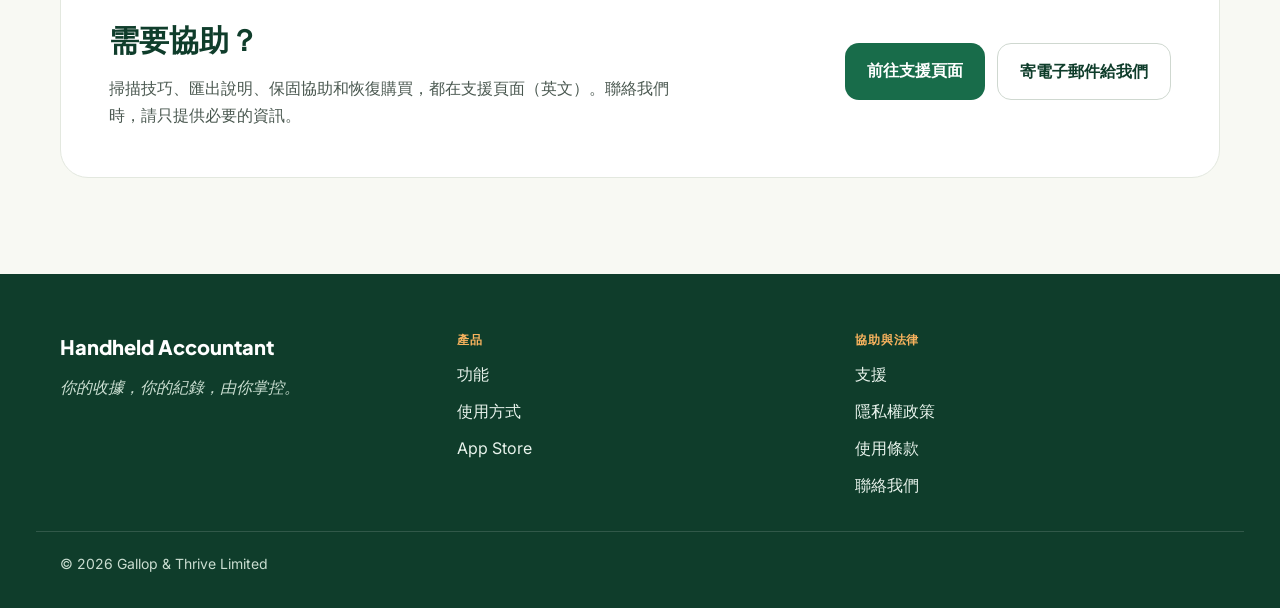
<file: zh-hant/index.html>
<!DOCTYPE html>

<html lang="zh-Hant">
<head>
<meta charset="utf-8"/>
<title>Handheld Accountant — 首頁</title>

<link href="https://fonts.googleapis.com" rel="preconnect"/><link href="https://fonts.googleapis.com/css2?family=Inter:wght@400;500;600;700&amp;family=Plus+Jakarta+Sans:wght@600;700;800&amp;display=swap" rel="stylesheet"/><meta content="width=device-width, initial-scale=1" name="viewport"/><meta content="在 iPhone 和 iPad 上掃描、整理和核對收據，記錄保固日期，並準備 CSV 和 PDF 匯出檔案。" name="description"/><meta content="#186C4A" name="theme-color"/><meta content="website" property="og:type"/><meta content="zh_TW" property="og:locale"/><meta content="Handheld Accountant — 首頁" property="og:title"/><meta content="在 iPhone 和 iPad 上掃描、整理和核對收據，記錄保固日期，並準備 CSV 和 PDF 匯出檔案。" property="og:description"/><meta content="https://gallopnthrive-web.github.io/zh-hant/" property="og:url"/><meta content="https://gallopnthrive-web.github.io/assets/og-image.jpg" property="og:image"/><meta content="1200" property="og:image:width"/><meta content="630" property="og:image:height"/><meta content="summary_large_image" name="twitter:card"/><link href="/css/site.css?v=20261124-3" rel="stylesheet"/><link href="/assets/favicon-32.png" rel="icon" sizes="32x32" type="image/png"/><link href="/assets/apple-touch-icon.png" rel="apple-touch-icon"/><link href="https://gallopnthrive-web.github.io/zh-hant/" rel="canonical"/><link href="https://gallopnthrive-web.github.io/" hreflang="en" rel="alternate"/><link href="https://gallopnthrive-web.github.io/zh-hans/" hreflang="zh-Hans" rel="alternate"/><link href="https://gallopnthrive-web.github.io/zh-hant/" hreflang="zh-Hant" rel="alternate"/><link href="https://gallopnthrive-web.github.io/" hreflang="x-default" rel="alternate"/></head>
<body><a class="skip-link" href="#main">跳到主要內容</a>


<div class="design-001">
<!-- Version notice -->
<div class="version-notice design-002">
<span class="design-003">2.0</span>2.0 版現已推出。請前往你所在地區的 App Store 下載或更新。
</div>
<!-- Header -->
<header class="site-header design-004">
<div class="design-005">
<a aria-current="page" class="home-link design-006" href="/zh-hant/">
<span class="design-007"><img alt="" class="design-008" src="/assets/accountant-character-96.png"/></span>
<span class="design-009"><span class="design-010">Handheld Accountant</span><span class="design-011">Gallop &amp; Thrive 出品</span></span>
</a>
<nav aria-label="主導覽" class="design-012">
<a class="nav-link design-013" href="#features">功能</a>
<a class="nav-link design-013" href="#workflow">使用方式</a>
<a class="nav-link design-013" href="/Handheld-Accountants/support.html" hreflang="en">支援</a>
<a class="nav-link design-013" href="/Handheld-Accountants/" hreflang="en">隱私</a>
<div class="lang-switch" role="group" aria-label="語言"><a href="/" hreflang="en" lang="en" title="English" aria-label="English">EN</a><a href="/zh-hans/" hreflang="zh-Hans" lang="zh-Hans" title="简体中文" aria-label="简体中文">简</a><a href="/zh-hant/" hreflang="zh-Hant" lang="zh-Hant" title="繁體中文" aria-label="繁體中文" aria-current="true">繁</a></div>
<a class="nav-link design-014" href="https://apps.apple.com/app/id6785436951">下載 App</a>
</nav>
</div>
</header>
<main id="main">
<!-- Hero -->
<section class="home-hero design-015">
<div aria-hidden="true" class="design-016"></div>
<div aria-hidden="true" class="design-017"></div>
<div class="design-018">
<div class="design-019">
<p class="section-label design-020">Handheld Accountant · iPhone 與 iPad</p>
<h1 class="design-021">你的收據，<br/><span class="design-022">盡在掌握。</span></h1>
<p class="design-023">掃描和整理收據，記錄保固日期，準備 CSV 和 PDF 記錄——全部在你的 iPhone 或 iPad 上完成，無需註冊 App 帳號。</p>
<div class="design-024">
<a class="app-store-badge" href="https://apps.apple.com/app/id6785436951"><img alt="在 App Store 下載" height="52" src="/assets/app-store-badge-zh-hant.svg"/></a>
<a class="design-025" href="#features">了解功能</a>
</div>
<div class="design-026">
<svg aria-hidden="true" class="design-027" fill="none" height="20" stroke="#186C4A" stroke-linecap="round" stroke-linejoin="round" stroke-width="2" viewbox="0 0 24 24" width="20"><rect height="10" rx="2" width="14" x="5" y="11"></rect><path d="M8 11V7a4 4 0 0 1 8 0v4"></path></svg>
<p class="design-028">收據文字辨識和資料儲存都在你的裝置上完成。廣告和購買服務可能會使用網路。<a href="/Handheld-Accountants/" hreflang="en">閱讀隱私權政策（英文）</a>。</p>
</div>
</div>
<div class="design-029">
<div class="design-030">
<img alt="iPad 上的 Handheld Accountant 首頁，顯示掃描按鈕、待整理項目和最近的收據" class="design-031" src="/assets/ipad-home-screenshot.png"/>
</div>
<div class="design-032">
<img alt="iPhone 上的 Handheld Accountant 啟動畫面" class="design-033" src="/assets/iphone-home-screenshot.png"/>
</div>
</div>
</div>
</section>
<!-- Trust strip -->
<section aria-label="重點" class="design-034">
<div class="design-035">
<div class="design-036"><span class="design-037"><svg aria-hidden="true" fill="none" height="18" stroke="#186C4A" stroke-linecap="round" stroke-linejoin="round" stroke-width="2" viewbox="0 0 24 24" width="18"><rect height="20" rx="2" width="10" x="7" y="2"></rect><path d="M11 18h2"></path></svg></span>裝置端文字辨識</div>
<div class="design-036"><span class="design-037"><svg aria-hidden="true" fill="none" height="18" stroke="#186C4A" stroke-linecap="round" stroke-linejoin="round" stroke-width="2" viewbox="0 0 24 24" width="18"><circle cx="12" cy="8" r="4"></circle><path d="M4 21c1.5-4 4.5-6 8-6s6.5 2 8 6"></path><path d="M3 3l18 18"></path></svg></span>無需帳號，無需登入</div>
<div class="design-036"><span class="design-038"><svg aria-hidden="true" fill="none" height="18" stroke="#B45309" stroke-linecap="round" stroke-linejoin="round" stroke-width="2" viewbox="0 0 24 24" width="18"><path d="M20 12v9H4v-9"></path><path d="M2 7h20v5H2z"></path><path d="M12 22V7"></path></svg></span>完整版一次買斷，無訂閱</div>
</div>
</section>
<!-- How it works -->
<section class="design-039" id="workflow">
<p class="section-label design-040">使用方式</p>
<h2 class="design-041">三步，把紙本收據變成可以分享的記錄。</h2>
<ol class="design-042">
<li class="design-043">
<span class="design-044">1</span>
<h3 class="design-045">拍攝並核對</h3>
<p class="design-046">使用相機掃描，或從照片中選擇，然後檢查並修正辨識出的資訊。</p>
</li>
<li class="design-043">
<span class="design-044">2</span>
<h3 class="design-045">補充資訊</h3>
<p class="design-046">選擇個人資料和類別，標記為商務或個人，並加入備註或保固日期。</p>
</li>
<li class="design-043">
<span class="design-047">3</span>
<h3 class="design-045">準備並分享</h3>
<p class="design-046">使用「匯出收據」篩選記錄、核對金額，並選擇檔案格式。</p>
</li>
</ol>
</section>
<!-- Features -->
<section class="design-048" id="features">
<div class="design-049">
<div>
<p class="section-label design-040">功能</p>
<h2 class="design-050">收據需要的，一樣不少；用不上的，一概不加。</h2>
</div>
<p class="design-051">六個部分環環相扣，從掃描那一刻，到交給會計師的檔案。</p>
</div>
<div class="design-052">
<article class="design-053">
<div class="design-054"><span class="design-055"><svg aria-hidden="true" fill="none" height="24" stroke="#186C4A" stroke-linecap="round" stroke-linejoin="round" stroke-width="2" viewbox="0 0 24 24" width="24"><path d="M3 7V5a2 2 0 0 1 2-2h2"></path><path d="M17 3h2a2 2 0 0 1 2 2v2"></path><path d="M21 17v2a2 2 0 0 1-2 2h-2"></path><path d="M7 21H5a2 2 0 0 1-2-2v-2"></path><path d="M8 9h8M8 13h8M8 17h5"></path></svg></span><span class="design-056">01 / 拍攝</span></div>
<h3 class="design-057">幾秒完成掃描</h3>
<p class="design-046">裝置端 OCR 自動擷取資訊，儲存前由你確認。</p>
</article>
<article class="design-053">
<div class="design-054"><span class="design-055"><svg aria-hidden="true" fill="none" height="24" stroke="#186C4A" stroke-linecap="round" stroke-linejoin="round" stroke-width="2" viewbox="0 0 24 24" width="24"><path d="M20.6 13.4 13.4 20.6a2 2 0 0 1-2.8 0L3 13V3h10l7.6 7.6a2 2 0 0 1 0 2.8z"></path><circle cx="7.5" cy="7.5" r="1.5"></circle></svg></span><span class="design-056">02 / 整理</span></div>
<h3 class="design-057">個人資料、類別、搜尋</h3>
<p class="design-046">獨立的個人資料、類別和商務／個人標記。可依商家／營業名稱、法律實體、備註和收據編號搜尋。</p>
</article>
<article class="design-053">
<div class="design-054"><span class="design-055"><svg aria-hidden="true" fill="none" height="24" stroke="#186C4A" stroke-linecap="round" stroke-linejoin="round" stroke-width="2" viewbox="0 0 24 24" width="24"><rect height="7" rx="1.5" width="7" x="3" y="3"></rect><rect height="7" rx="1.5" width="7" x="14" y="3"></rect><rect height="7" rx="1.5" width="7" x="3" y="14"></rect><rect height="7" rx="1.5" width="7" x="14" y="14"></rect></svg></span><span class="design-056">03 / 工作區</span></div>
<h3 class="design-057">從上次的地方繼續</h3>
<p class="design-046">首頁會回到你上次使用的個人資料，並可快速進入「收據」「掃描」「財務」和「更多」。</p>
</article>
<article class="design-053">
<div class="design-054"><span class="design-058"><svg aria-hidden="true" fill="none" height="24" stroke="#B45309" stroke-linecap="round" stroke-linejoin="round" stroke-width="2" viewbox="0 0 24 24" width="24"><rect height="17" rx="2" width="18" x="3" y="4"></rect><path d="M3 9h18M8 2v4M16 2v4"></path><path d="m9 15 2 2 4-4"></path></svg></span><span class="design-056">04 / 保固</span></div>
<h3 class="design-057">不再錯過到期日</h3>
<p class="design-046">記錄到期日並進行篩選（包括已封存的收據），還可以依個人資料開啟本機保固提醒。</p>
</article>
<article class="design-053">
<div class="design-054"><span class="design-055"><svg aria-hidden="true" fill="none" height="24" stroke="#186C4A" stroke-linecap="round" stroke-linejoin="round" stroke-width="2" viewbox="0 0 24 24" width="24"><circle cx="11" cy="11" r="7"></circle><path d="m21 21-4.3-4.3"></path><path d="m8 11 2 2 4-4"></path></svg></span><span class="design-056">05 / 核對</span></div>
<h3 class="design-057">匯出前發現遺漏</h3>
<p class="design-046">提供篩選和缺漏資訊檢查。合計依幣別分開顯示，不會自動換算。</p>
</article>
<article class="design-053">
<div class="design-054"><span class="design-055"><svg aria-hidden="true" fill="none" height="24" stroke="#186C4A" stroke-linecap="round" stroke-linejoin="round" stroke-width="2" viewbox="0 0 24 24" width="24"><path d="M4 12v7a2 2 0 0 0 2 2h12a2 2 0 0 0 2-2v-7"></path><path d="m16 6-4-4-4 4"></path><path d="M12 2v13"></path></svg></span><span class="design-056">06 / 匯出</span></div>
<h3 class="design-057">CSV 或 PDF，任你選擇</h3>
<p class="design-046">可匯出 CSV 記錄、財務摘要 PDF，或附圖片的收據封存 PDF；分享後可選擇是否封存。</p>
</article>
</div>
</section>
<!-- Full Version -->
<section class="design-059">
<div class="design-060">
<div class="design-061">
<p class="section-label design-062">免費版 + 完整版</p>
<h2 class="design-063">免費準備，一次解鎖匯出。</h2>
<p class="design-064">完整版為一次性購買，無需訂閱。價格以 App 內顯示的你所在地區價格為準。</p>
</div>
<div class="design-065">
<div class="design-066">
<h3 class="design-067">免費版</h3>
<ul class="design-068"><li>掃描和匯入收據</li><li>整理和核對</li><li>保固記錄</li></ul>
</div>
<div class="design-069">
<h3 class="design-070">完整版</h3>
<ul class="design-071"><li>產生 CSV 和 PDF 檔案</li><li>支出摘要</li><li>自訂類別</li><li>根據以往收據建議類別</li></ul>
</div>
</div>
</div>
</section>
<!-- Good to know -->
<section class="design-072">
<h2 class="design-073">須知</h2>
<div class="design-074">
<div class="design-075"><h3 class="design-076">稅額為估算值</h3><p class="design-077">依設定的單一含稅稅率計算，並依幣別精度四捨五入。請對照原始收據核對，尤其是涉及多種稅率或免稅項目時。</p></div>
<div class="design-075"><h3 class="design-076">不是報稅工具</h3><p class="design-077">本 App 不會代為報稅，也不證明會計合規。</p></div>
<div class="design-075"><h3 class="design-076">保固日期只是你的記錄</h3><p class="design-077">它們並不代表保固一定有效。</p></div>
<div class="design-075"><h3 class="design-076">匯出檔案不是備份</h3><p class="design-077">CSV 和 PDF 檔案不是可完整還原 App 資料的備份。</p></div>
</div>
</section>
<!-- Support CTA -->
<section class="design-078">
<div class="design-079">
<div class="design-080">
<h2 class="design-081">需要協助？</h2>
<p class="design-046">掃描技巧、匯出說明、保固協助和恢復購買，都在支援頁面（英文）。聯絡我們時，請只提供必要的資訊。</p>
</div>
<div class="design-024">
<a class="design-082" href="/Handheld-Accountants/support.html" hreflang="en">前往支援頁面</a>
<a class="design-083" href="mailto:gallopnthrive@gmail.com?subject=Handheld%20Accountant%20Support">寄電子郵件給我們</a>
</div>
</div>
</section>
</main>
<!-- Footer -->
<footer class="site-footer design-084">
<div class="design-085">
<div class="design-086">
<span class="design-087">Handheld Accountant</span>
<span class="design-088">你的收據，你的紀錄，由你掌控。</span>
</div>
<nav aria-label="頁尾" class="design-086">
<span class="design-089">產品</span>
<a class="design-090" href="#features">功能</a>
<a class="design-090" href="#workflow">使用方式</a>
<a class="design-090" href="https://apps.apple.com/app/id6785436951">App Store</a>
</nav>
<nav aria-label="協助與法律" class="design-086">
<span class="design-089">協助與法律</span>
<a class="design-090" href="/Handheld-Accountants/support.html" hreflang="en">支援</a>
<a class="design-090" href="/Handheld-Accountants/" hreflang="en">隱私權政策</a>
<a class="design-090" href="https://www.apple.com/legal/internet-services/itunes/dev/stdeula/">使用條款</a>
<a class="design-090" href="mailto:gallopnthrive@gmail.com">聯絡我們</a>
</nav>
</div>
<div class="design-091">© 2026 Gallop &amp; Thrive Limited</div>
</footer>
</div>


</body>
</html>
</file>
<file: css/site.css>
/* Shared styles, extracted without redesigning the supplied layouts. */
body{margin:0;background:#F8F9F3}a{color:#186C4A}a:hover{color:#0F3D2B}
html{scroll-behavior:smooth} :target{scroll-margin-top:140px}
img{max-width:100%} .skip-link{position:fixed;top:-100px;left:16px;z-index:100;background:white;padding:12px 20px}.skip-link:focus{top:12px}
:focus-visible{outline:3px solid #B45309;outline-offset:4px}
.app-store-badge{display:inline-flex;align-items:center;padding:13px}.app-store-badge img{height:52px;width:auto;display:block}
.faq-item{border-radius:18px;background:#fff;border:1px solid #E3E8DF;overflow:hidden}
.faq-item summary{min-height:64px;box-sizing:border-box;padding:18px 22px;display:flex;align-items:center;justify-content:space-between;gap:16px;cursor:pointer;font:600 17px Inter,system-ui,sans-serif;color:#1B2A22;list-style:none}
.faq-item summary::-webkit-details-marker{display:none}.faq-item summary:after{content:'+';flex:none;width:32px;height:32px;border-radius:50%;background:#E3F1E8;color:#186C4A;display:flex;align-items:center;justify-content:center;font-size:20px}.faq-item[open] summary:after{content:'−'}
.faq-item p{margin:0;padding:0 22px 22px;color:#4A5850;font-size:16px}
.legal-section{display:flex;flex-direction:column;gap:14px;padding-top:44px;border-top:1px solid #E3E8DF}
.legal-section h2{margin:0;font-family:'Plus Jakarta Sans',sans-serif;font-size:26px;line-height:1.2;color:#0F3D2B}.legal-section h3{margin:0;font-size:18px;color:#0F3D2B}.legal-section p,.legal-section ul{margin:0}.legal-section li+li{margin-top:6px}.legal-content{overflow-wrap:anywhere}.policy-introduction p:first-child{margin-top:0}
.design-001{font-family: Inter, system-ui, sans-serif; color: #1B2A22; background: #F8F9F3; line-height: 1.55}
.design-002{background: #0F3D2B; color: #E8F3EC; font-size: 14px; padding: 10px 24px; text-align: center}
.design-003{display: inline-block; background: #F7941E; color: #1B2A22; font-weight: 700; font-size: 12px; letter-spacing: 0.04em; padding: 2px 8px; border-radius: 999px; margin-right: 10px}
.design-004{position: sticky; top: 0; z-index: 10; background: rgba(248,249,243,0.94); border-bottom: 1px solid #E3E8DF}
.design-005{max-width: 1160px; margin: 0 auto; padding: 14px 24px; display: flex; flex-wrap: wrap; align-items: center; justify-content: space-between; gap: 16px}
.design-006{display: flex; align-items: center; gap: 12px; text-decoration: none; color: #1B2A22}
.design-007{width: 44px; height: 44px; border-radius: 12px; background: #FFFFFF; border: 1px solid #E3E8DF; display: flex; align-items: center; justify-content: center; overflow: hidden}
.design-008{width: 40px; height: auto}
.design-009{display: flex; flex-direction: column; line-height: 1.15}
.design-010{font-family: 'Plus Jakarta Sans', sans-serif; font-weight: 800; font-size: 18px}
.design-011{font-size: 12px; color: #5B6B61}
.design-012{display: flex; flex-wrap: wrap; align-items: center; gap: 4px}
.design-013{padding: 10px 14px; border-radius: 10px; text-decoration: none; color: #2E3D34; font-weight: 500; font-size: 15px}
.design-014{margin-left: 8px; padding: 10px 18px; border-radius: 999px; text-decoration: none; background: #186C4A; color: #FFFFFF; font-weight: 600; font-size: 15px}
.design-015{position: relative; overflow: hidden}
.design-016{position: absolute; right: -180px; top: -120px; width: 620px; height: 620px; border-radius: 50%; background: #FCE3C2}
.design-017{position: absolute; left: -200px; bottom: -260px; width: 560px; height: 560px; border-radius: 50%; background: #D7ECDD}
.design-018{position: relative; max-width: 1160px; margin: 0 auto; padding: 88px 24px 96px; display: grid; grid-template-columns: repeat(auto-fit, minmax(min(100%, 440px), 1fr)); gap: 56px; align-items: center}
.design-019{display: flex; flex-direction: column; gap: 24px}
.design-020{margin: 0; font-size: 13px; font-weight: 700; letter-spacing: 0.14em; text-transform: uppercase; color: #186C4A}
.design-021{margin: 0; font-family: 'Plus Jakarta Sans', sans-serif; font-weight: 800; font-size: clamp(44px, 6vw, 72px); line-height: 1.02; letter-spacing: -0.02em; color: #0F3D2B}
.design-022{color: #186C4A}
.design-023{margin: 0; font-size: 19px; color: #3D4B43; max-width: 34rem}
.design-024{display: flex; flex-wrap: wrap; gap: 12px}
.design-025{display: inline-flex; align-items: center; padding: 14px 22px; border-radius: 14px; background: #FFFFFF; border: 1px solid #CFD8D0; color: #0F3D2B; text-decoration: none; font-weight: 600; font-size: 16px}
.design-026{display: flex; gap: 12px; align-items: flex-start; padding: 14px 16px; border-radius: 14px; background: rgba(255,255,255,0.7); border: 1px solid #E3E8DF; max-width: 34rem}
.design-027{flex: none; margin-top: 2px}
.design-028{margin: 0; font-size: 14px; color: #4A5850}
.design-029{position: relative; display: flex; justify-content: center; align-items: flex-end; min-height: 560px}
.design-030{position: relative; z-index: 1; width: 360px; padding: 12px; border-radius: 34px; background: #1B211D; box-shadow: 0 40px 80px -30px rgba(15,61,43,0.45)}
.design-031{display: block; width: 100%; height: auto; border-radius: 24px}
.design-032{position: absolute; z-index: 2; right: 12px; bottom: 0; width: 142px; padding: 6px; border-radius: 28px; background: #111512; box-shadow: 0 28px 55px -18px rgba(15,61,43,0.55)}
.design-033{display: block; width: 100%; height: auto; border-radius: 22px}
.design-034{border-top: 1px solid #E3E8DF; border-bottom: 1px solid #E3E8DF; background: #FFFFFF}
.design-035{max-width: 1160px; margin: 0 auto; padding: 22px 24px; display: grid; grid-template-columns: repeat(auto-fit, minmax(240px, 1fr)); gap: 16px}
.design-036{display: flex; align-items: center; gap: 12px; font-weight: 600; color: #1B2A22}
.design-037{width: 36px; height: 36px; border-radius: 10px; background: #E3F1E8; display: flex; align-items: center; justify-content: center}
.design-038{width: 36px; height: 36px; border-radius: 10px; background: #FDEBD3; display: flex; align-items: center; justify-content: center}
.design-039{max-width: 1160px; margin: 0 auto; padding: 104px 24px 40px}
.design-040{margin: 0 0 12px; font-size: 13px; font-weight: 700; letter-spacing: 0.14em; text-transform: uppercase; color: #186C4A}
.design-041{margin: 0 0 48px; font-family: 'Plus Jakarta Sans', sans-serif; font-weight: 800; font-size: clamp(32px, 4vw, 44px); line-height: 1.1; color: #0F3D2B; max-width: 40rem}
.design-042{list-style: none; margin: 0; padding: 0; display: grid; grid-template-columns: repeat(auto-fit, minmax(280px, 1fr)); gap: 20px}
.design-043{padding: 28px; border-radius: 22px; background: #FFFFFF; border: 1px solid #E3E8DF; display: flex; flex-direction: column; gap: 14px}
.design-044{width: 48px; height: 48px; border-radius: 50%; background: #186C4A; color: #FFFFFF; font-family: 'Plus Jakarta Sans', sans-serif; font-weight: 800; font-size: 20px; display: flex; align-items: center; justify-content: center}
.design-045{margin: 0; font-family: 'Plus Jakarta Sans', sans-serif; font-size: 22px; color: #0F3D2B}
.design-046{margin: 0; color: #4A5850}
.design-047{width: 48px; height: 48px; border-radius: 50%; background: #F7941E; color: #1B2A22; font-family: 'Plus Jakarta Sans', sans-serif; font-weight: 800; font-size: 20px; display: flex; align-items: center; justify-content: center}
.design-048{max-width: 1160px; margin: 0 auto; padding: 80px 24px 40px}
.design-049{display: flex; flex-wrap: wrap; justify-content: space-between; align-items: flex-end; gap: 24px; margin-bottom: 48px}
.design-050{margin: 0; font-family: 'Plus Jakarta Sans', sans-serif; font-weight: 800; font-size: clamp(32px, 4vw, 44px); line-height: 1.1; color: #0F3D2B; max-width: 36rem}
.design-051{margin: 0; color: #4A5850; max-width: 26rem}
.design-052{display: grid; grid-template-columns: repeat(auto-fit, minmax(320px, 1fr)); gap: 20px}
.design-053{padding: 28px; border-radius: 22px; background: #FFFFFF; border: 1px solid #E3E8DF; display: flex; flex-direction: column; gap: 12px}
.design-054{display: flex; justify-content: space-between; align-items: center}
.design-055{width: 48px; height: 48px; border-radius: 14px; background: #E3F1E8; display: flex; align-items: center; justify-content: center}
.design-056{font-size: 12px; font-weight: 700; letter-spacing: 0.12em; color: #5B6B61}
.design-057{margin: 0; font-family: 'Plus Jakarta Sans', sans-serif; font-size: 21px; color: #0F3D2B}
.design-058{width: 48px; height: 48px; border-radius: 14px; background: #FDEBD3; display: flex; align-items: center; justify-content: center}
.design-059{max-width: 1160px; margin: 0 auto; padding: 80px 24px}
.design-060{border-radius: 28px; background: #0F3D2B; color: #E8F3EC; padding: clamp(28px, 5vw, 56px); display: grid; grid-template-columns: repeat(auto-fit, minmax(min(100%, 380px), 1fr)); gap: 40px; align-items: center}
.design-061{display: flex; flex-direction: column; gap: 16px}
.design-062{margin: 0; font-size: 13px; font-weight: 700; letter-spacing: 0.14em; text-transform: uppercase; color: #F9B35E}
.design-063{margin: 0; font-family: 'Plus Jakarta Sans', sans-serif; font-weight: 800; font-size: clamp(30px, 3.6vw, 40px); line-height: 1.1; color: #FFFFFF}
.design-064{margin: 0; color: #C9DDD0}
.design-065{display: grid; grid-template-columns: repeat(auto-fit, minmax(220px, 1fr)); gap: 16px}
.design-066{padding: 24px; border-radius: 20px; background: rgba(255,255,255,0.06); border: 1px solid rgba(255,255,255,0.14)}
.design-067{margin: 0 0 12px; font-family: 'Plus Jakarta Sans', sans-serif; font-size: 18px; color: #FFFFFF}
.design-068{margin: 0; padding-left: 18px; color: #D4E5DA; display: flex; flex-direction: column; gap: 8px}
.design-069{padding: 24px; border-radius: 20px; background: #FFFFFF; color: #1B2A22}
.design-070{margin: 0 0 12px; font-family: 'Plus Jakarta Sans', sans-serif; font-size: 18px; color: #0F3D2B}
.design-071{margin: 0; padding-left: 18px; display: flex; flex-direction: column; gap: 8px}
.design-072{max-width: 1160px; margin: 0 auto; padding: 0 24px 80px}
.design-073{margin: 0 0 24px; font-family: 'Plus Jakarta Sans', sans-serif; font-weight: 800; font-size: 28px; color: #0F3D2B}
.design-074{display: grid; grid-template-columns: repeat(auto-fit, minmax(250px, 1fr)); gap: 16px}
.design-075{padding: 22px; border-radius: 18px; background: #EEF2EA}
.design-076{margin: 0 0 8px; font-size: 16px; color: #0F3D2B}
.design-077{margin: 0; font-size: 15px; color: #4A5850}
.design-078{max-width: 1160px; margin: 0 auto; padding: 0 24px 96px}
.design-079{border-radius: 28px; background: #FFFFFF; border: 1px solid #E3E8DF; padding: clamp(28px, 5vw, 48px); display: flex; flex-wrap: wrap; align-items: center; justify-content: space-between; gap: 28px}
.design-080{display: flex; flex-direction: column; gap: 10px; max-width: 36rem}
.design-081{margin: 0; font-family: 'Plus Jakarta Sans', sans-serif; font-weight: 800; font-size: 30px; color: #0F3D2B}
.design-082{padding: 14px 22px; border-radius: 14px; background: #186C4A; color: #FFFFFF; text-decoration: none; font-weight: 600}
.design-083{padding: 14px 22px; border-radius: 14px; background: #FFFFFF; border: 1px solid #CFD8D0; color: #0F3D2B; text-decoration: none; font-weight: 600}
.design-084{background: #0F3D2B; color: #C9DDD0}
.design-085{max-width: 1160px; margin: 0 auto; padding: 56px 24px 32px; display: grid; grid-template-columns: repeat(auto-fit, minmax(220px, 1fr)); gap: 32px}
.design-086{display: flex; flex-direction: column; gap: 10px}
.design-087{font-family: 'Plus Jakarta Sans', sans-serif; font-weight: 800; font-size: 20px; color: #FFFFFF}
.design-088{font-style: italic}
.design-089{font-size: 12px; font-weight: 700; letter-spacing: 0.12em; color: #F9B35E}
.design-090{color: #E8F3EC; text-decoration: none}
.design-091{max-width: 1160px; margin: 0 auto; padding: 20px 24px 32px; border-top: 1px solid rgba(255,255,255,0.14); font-size: 14px}
.design-092{padding: 10px 14px; border-radius: 10px; text-decoration: none; color: #0F3D2B; background: #E3F1E8; font-weight: 600; font-size: 15px}
.design-093{position: relative; overflow: hidden; border-bottom: 1px solid #E3E8DF}
.design-094{position: absolute; right: -140px; top: -200px; width: 480px; height: 480px; border-radius: 50%; background: #FCE3C2}
.design-095{position: relative; max-width: 1160px; margin: 0 auto; padding: 72px 24px 64px; display: flex; flex-wrap: wrap; align-items: center; justify-content: space-between; gap: 40px}
.design-096{display: flex; flex-direction: column; gap: 16px; flex: 1 1 520px}
.design-097{margin: 0; font-family: 'Plus Jakarta Sans', sans-serif; font-weight: 800; font-size: clamp(38px, 5vw, 56px); line-height: 1.05; color: #0F3D2B}
.design-098{margin: 0; font-size: 18px; color: #3D4B43; max-width: 36rem}
.design-099{width: 220px; height: auto; flex: none}
.design-100{max-width: 1160px; margin: 0 auto; padding: 48px 24px 0}
.design-101{display: grid; grid-template-columns: repeat(auto-fit, minmax(230px, 1fr)); gap: 16px}
.design-102{padding: 22px; border-radius: 18px; background: #FFFFFF; border: 1px solid #E3E8DF; text-decoration: none; color: #1B2A22; display: flex; flex-direction: column; gap: 10px}
.design-103{font-weight: 700; font-size: 17px}
.design-104{font-size: 14px; color: #5B6B61}
.design-105{max-width: 1160px; margin: 0 auto; padding: 64px 24px 96px; display: flex; flex-wrap: wrap; gap: 32px; align-items: flex-start}
.design-106{flex: 999 1 560px; min-width: 0}
.design-107{margin: 0 0 20px; font-family: 'Plus Jakarta Sans', sans-serif; font-weight: 800; font-size: 32px; color: #0F3D2B}
.design-108{display: flex; flex-direction: column; gap: 12px}
.design-109{flex: 1 1 320px; display: flex; flex-direction: column; gap: 16px}
.design-110{padding: 28px; border-radius: 22px; background: #0F3D2B; color: #E8F3EC; display: flex; flex-direction: column; gap: 14px}
.design-111{margin: 0; font-family: 'Plus Jakarta Sans', sans-serif; font-weight: 800; font-size: 24px; color: #FFFFFF}
.design-112{display: inline-flex; align-items: center; justify-content: center; gap: 10px; padding: 14px 20px; border-radius: 14px; background: #F7941E; color: #1B2A22; text-decoration: none; font-weight: 700}
.design-113{margin: 0; font-family: 'Plus Jakarta Sans', sans-serif; font-weight: 800; font-size: 20px; color: #0F3D2B}
.design-114{margin: 0; padding: 0; list-style: none; display: flex; flex-direction: column; gap: 12px}
.design-115{display: flex; gap: 10px}
.design-116{margin: 0; padding: 14px; border-radius: 12px; background: #FDF1E1; color: #6B3A06; font-size: 14px}
.design-117{font-family: Inter, system-ui, sans-serif; color: #1B2A22; background: #F8F9F3; line-height: 1.65}
.design-118{max-width: 1160px; margin: 0 auto; padding: 14px 24px; display: flex; flex-wrap: wrap; align-items: center; justify-content: space-between; gap: 16px; line-height: 1.55}
.design-119{border-bottom: 1px solid #E3E8DF; background: #FFFFFF}
.design-120{max-width: 1160px; margin: 0 auto; padding: 64px 24px 48px; display: flex; flex-direction: column; gap: 16px}
.design-121{margin: 0; font-family: 'Plus Jakarta Sans', sans-serif; font-weight: 800; font-size: clamp(38px, 5vw, 52px); line-height: 1.05; color: #0F3D2B}
.design-122{margin: 0; font-size: 18px; color: #3D4B43; max-width: 44rem}
.design-123{display: flex; flex-wrap: wrap; gap: 10px}
.design-124{padding: 6px 12px; border-radius: 999px; background: #E3F1E8; color: #0F3D2B; font-size: 14px; font-weight: 600}
.design-125{padding: 6px 12px; border-radius: 999px; background: #EEF2EA; color: #3D4B43; font-size: 14px; font-weight: 600}
.design-126{max-width: 1160px; margin: 0 auto; padding: 40px 24px 0}
.design-127{display: grid; grid-template-columns: repeat(auto-fit, minmax(240px, 1fr)); gap: 16px}
.design-128{padding: 20px; border-radius: 18px; background: #FFFFFF; border: 1px solid #E3E8DF}
.design-129{display: block; color: #0F3D2B; margin-bottom: 4px}
.design-130{font-size: 15px; color: #4A5850}
.design-131{max-width: 1160px; margin: 0 auto; padding: 48px 24px 96px; display: flex; flex-wrap: wrap; gap: 48px; align-items: flex-start}
.design-132{flex: 1 1 260px; padding: 22px; border-radius: 18px; background: #FFFFFF; border: 1px solid #E3E8DF; line-height: 1.4}
.design-133{margin: 0 0 12px; font-size: 12px; font-weight: 700; letter-spacing: 0.12em; color: #5B6B61}
.design-134{margin: 0; padding-left: 22px; display: flex; flex-direction: column; gap: 9px; font-size: 15px}
.design-135{flex: 999 1 560px; min-width: 0; max-width: 46rem; display: flex; flex-direction: column; gap: 44px; font-size: 17px; color: #2E3D34}
.design-136{background: #0F3D2B; color: #C9DDD0; line-height: 1.55}
.design-137{padding: 22px 24px; border-radius: 18px; background: #FDF1E1; border: 1px solid #F6D4A6; display: flex; gap: 14px; align-items: flex-start}
.design-138{flex: none; margin-top: 3px}
.design-139{margin: 0; color: #5A3205}
.design-140{text-decoration: none}
.design-141{flex: 999 1 560px; min-width: 0; max-width: 46rem; display: flex; flex-direction: column; gap: 40px; font-size: 17px; color: #2E3D34}
.design-142{display: flex; flex-direction: column; gap: 14px}
.design-143{margin: 0; font-family: 'Plus Jakarta Sans', sans-serif; font-size: 26px; line-height: 1.2; color: #0F3D2B}
.design-144{margin: 0; padding: 16px 18px; border-radius: 12px; border: 1.5px dashed #B9C6BC; background: #FFFFFF; color: #5B6B61; font-size: 15px}
.design-145{display: flex; flex-direction: column; gap: 14px; padding-top: 40px; border-top: 1px solid #E3E8DF}
.design-146{padding: 22px; border-radius: 18px; background: #0F3D2B; color: #E8F3EC; display: flex; flex-wrap: wrap; justify-content: space-between; align-items: center; gap: 16px}
.design-147{padding: 12px 18px; border-radius: 12px; background: #F7941E; color: #1B2A22; text-decoration: none; font-weight: 700}
.design-148{color: #FFFFFF; font-weight: 600; text-decoration: none}
@media(max-width:600px){.site-header{position:relative}.site-header nav{gap:2px}.site-header .nav-link{padding:8px 10px;margin-left:0}main div,main aside,main nav,main article{min-width:0;max-width:100%;box-sizing:border-box}main [class]{overflow-wrap:break-word}.design-035{max-width: 1160px; margin: 0 auto; padding: 22px 24px; display: grid; grid-template-columns: repeat(auto-fit, minmax(min(100%, 240px), 1fr)); gap: 16px}.design-042{list-style: none; margin: 0; padding: 0; display: grid; grid-template-columns: repeat(auto-fit, minmax(min(100%, 280px), 1fr)); gap: 20px}.design-052{display: grid; grid-template-columns: repeat(auto-fit, minmax(min(100%, 320px), 1fr)); gap: 20px}.design-065{display: grid; grid-template-columns: repeat(auto-fit, minmax(min(100%, 220px), 1fr)); gap: 16px}.design-074{display: grid; grid-template-columns: repeat(auto-fit, minmax(min(100%, 250px), 1fr)); gap: 16px}.design-085{max-width: 1160px; margin: 0 auto; padding: 56px 24px 32px; display: grid; grid-template-columns: repeat(auto-fit, minmax(min(100%, 220px), 1fr)); gap: 32px}.design-101{display: grid; grid-template-columns: repeat(auto-fit, minmax(min(100%, 230px), 1fr)); gap: 16px}.design-127{display: grid; grid-template-columns: repeat(auto-fit, minmax(min(100%, 240px), 1fr)); gap: 16px}}
@media(prefers-reduced-motion:reduce){html{scroll-behavior:auto}}
/* Language switcher + Chinese typography (added 24 November 2026) */
.lang-switch{display:inline-flex;align-items:center;gap:2px;margin-left:8px;padding:3px;border:1px solid #CFD8D0;border-radius:999px;background:#FFFFFF}
.lang-switch a{min-width:40px;min-height:40px;padding:0 10px;box-sizing:border-box;display:inline-flex;align-items:center;justify-content:center;border-radius:999px;font-size:14px;font-weight:600;line-height:1;color:#2E3D34;text-decoration:none}
.lang-switch a:hover{background:#E3F1E8;color:#0F3D2B}
.lang-switch a[aria-current]{background:#186C4A;color:#FFFFFF}
html[lang="zh-Hans"] .design-001{font-family:Inter,"PingFang SC","Hiragino Sans GB","Microsoft YaHei","Noto Sans SC",system-ui,sans-serif;line-height:1.7}
html[lang="zh-Hant"] .design-001{font-family:Inter,"PingFang TC","Hiragino Sans CNS","Microsoft JhengHei","Noto Sans TC",system-ui,sans-serif;line-height:1.7}
html:lang(zh) .design-021{letter-spacing:0;line-height:1.15}
html:lang(zh) .design-041,html:lang(zh) .design-050,html:lang(zh) .design-063{line-height:1.25}
html:lang(zh) .design-020,html:lang(zh) .design-040,html:lang(zh) .design-062,html:lang(zh) .design-089{letter-spacing:.08em}
@media(max-width:600px){.lang-switch{margin-left:0}}
</file>
